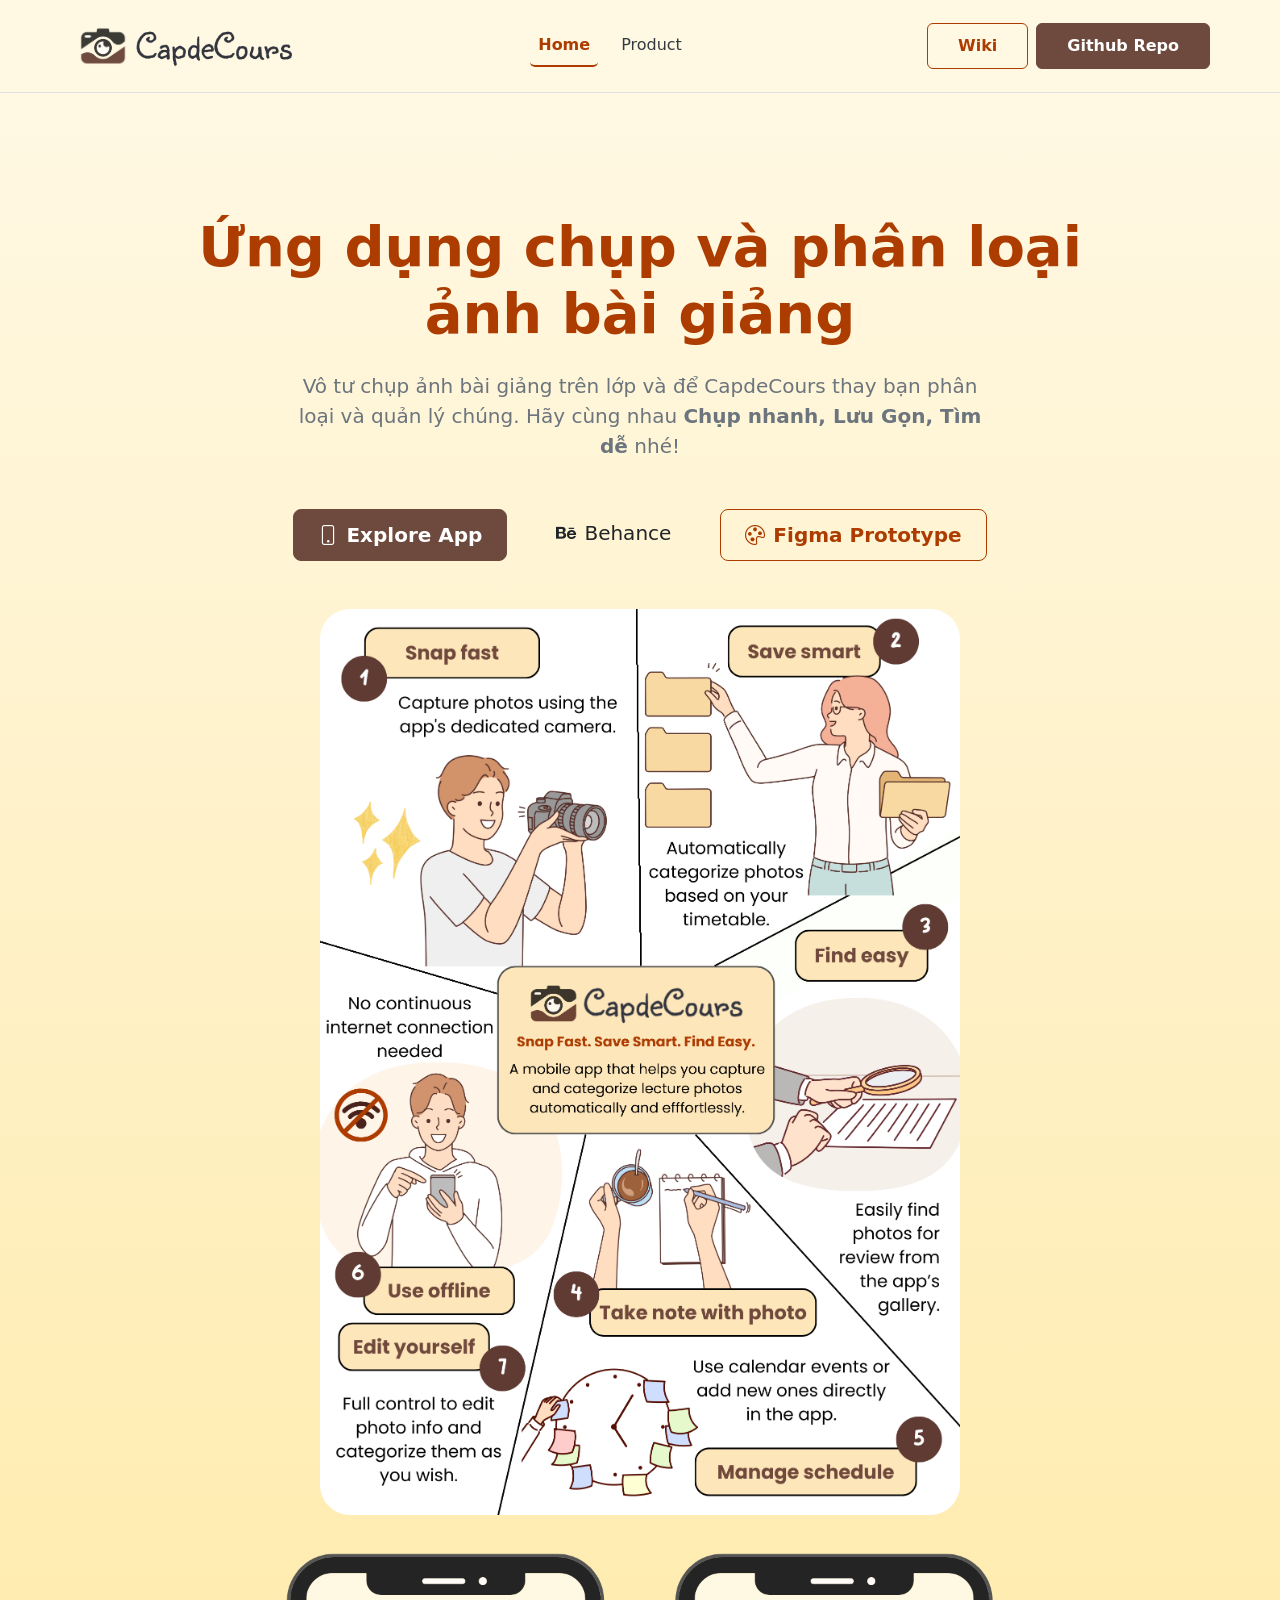
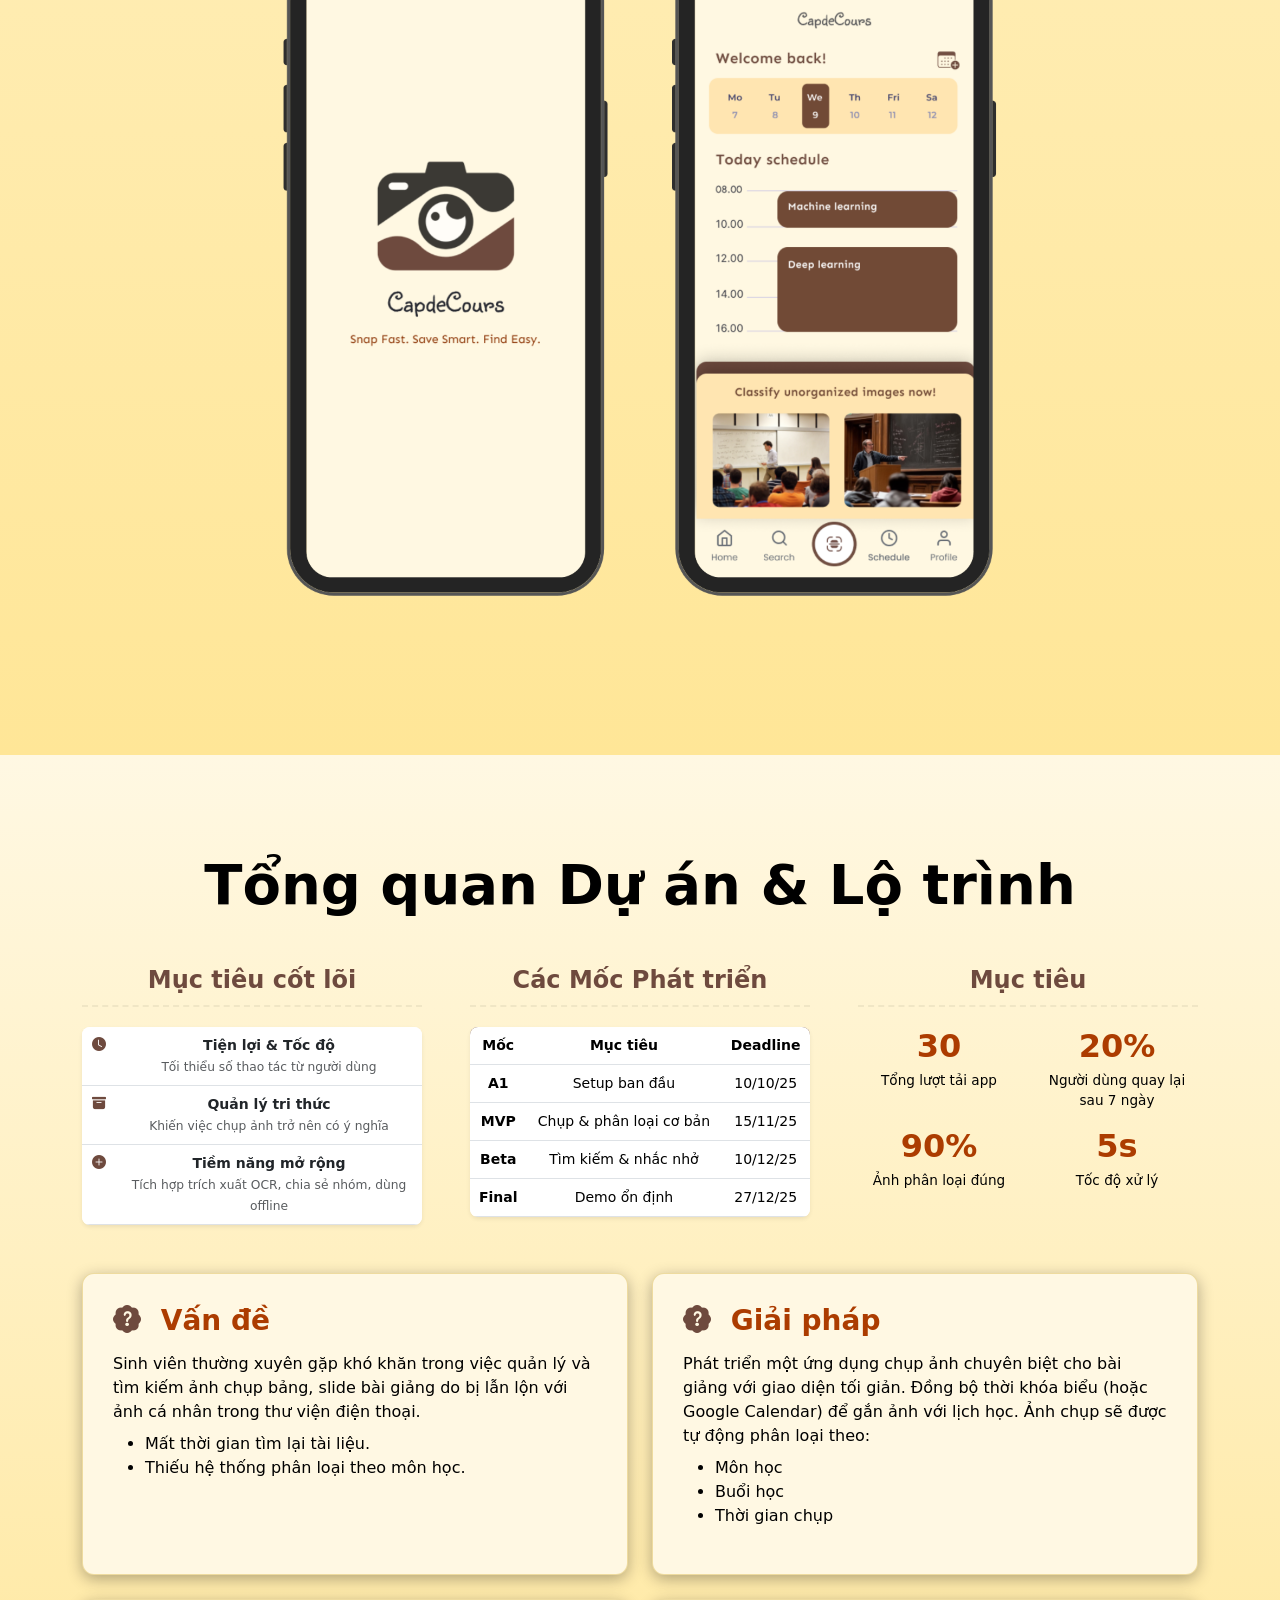
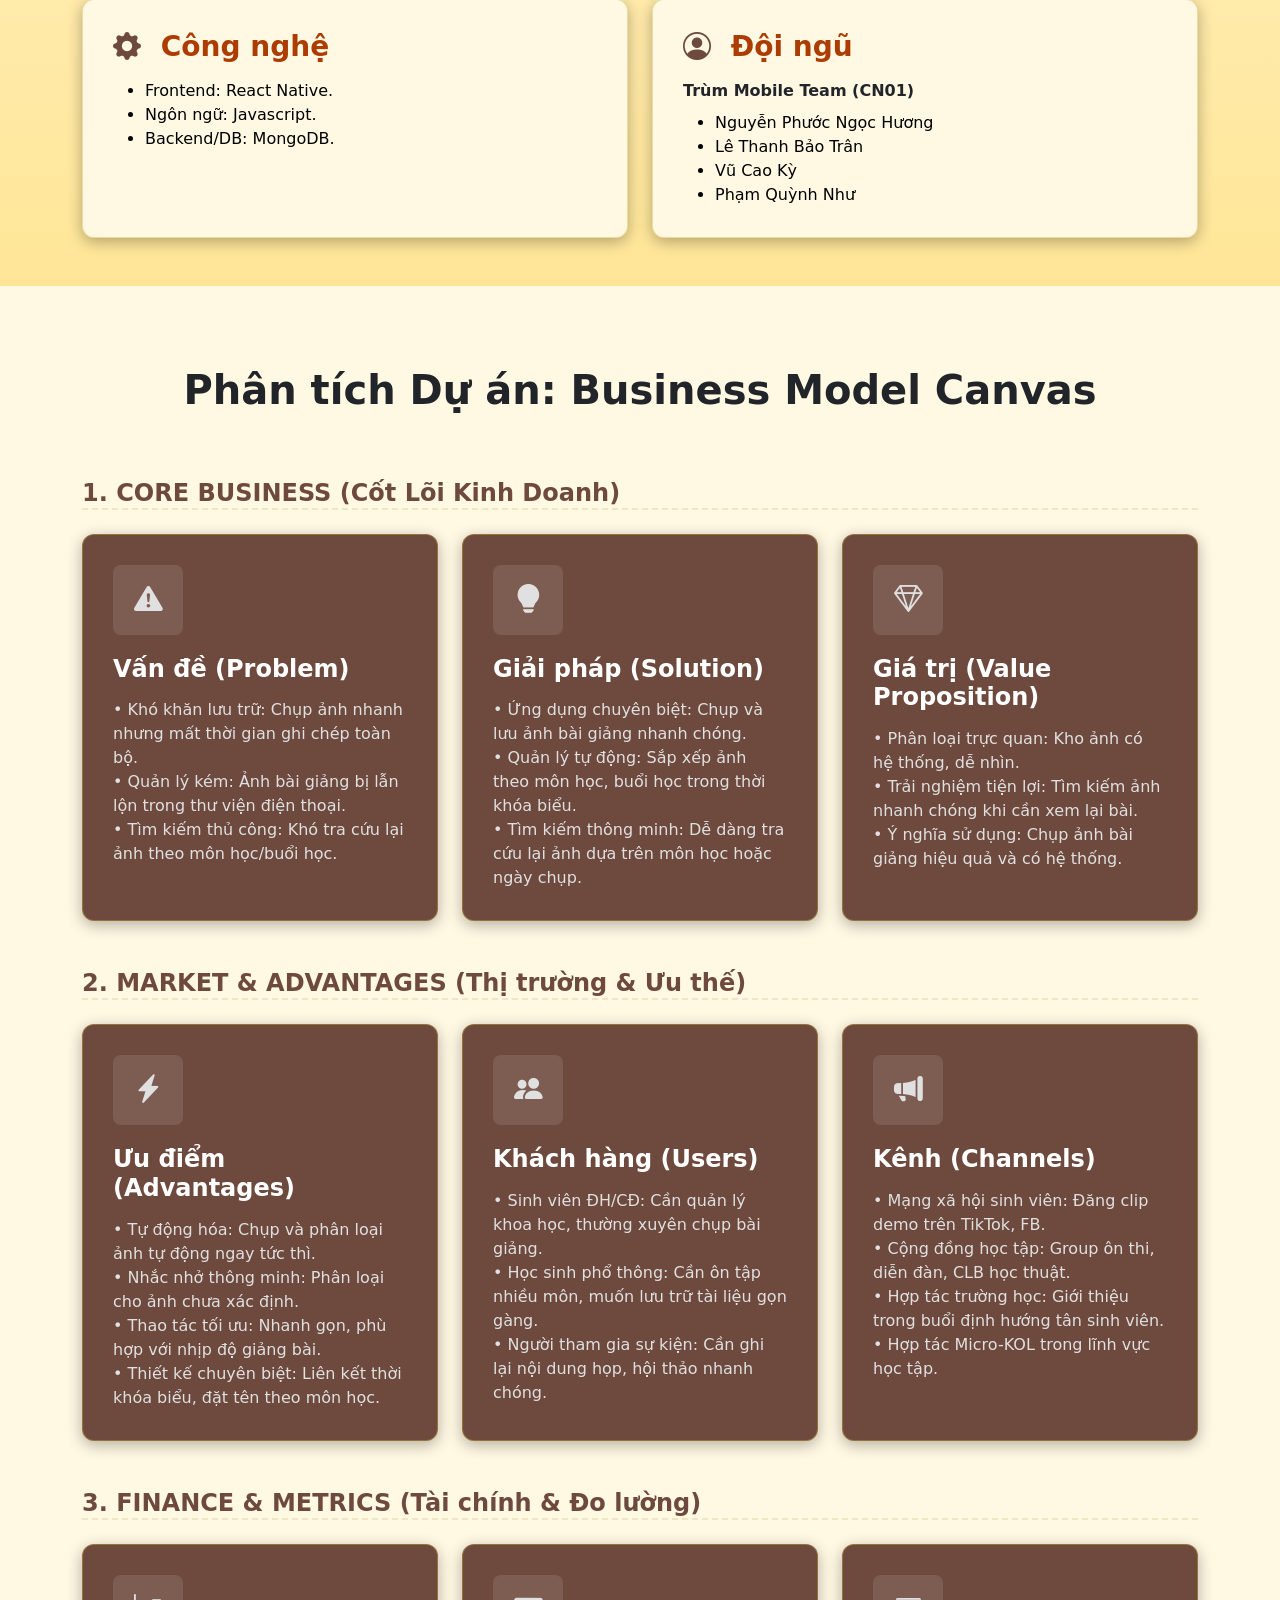
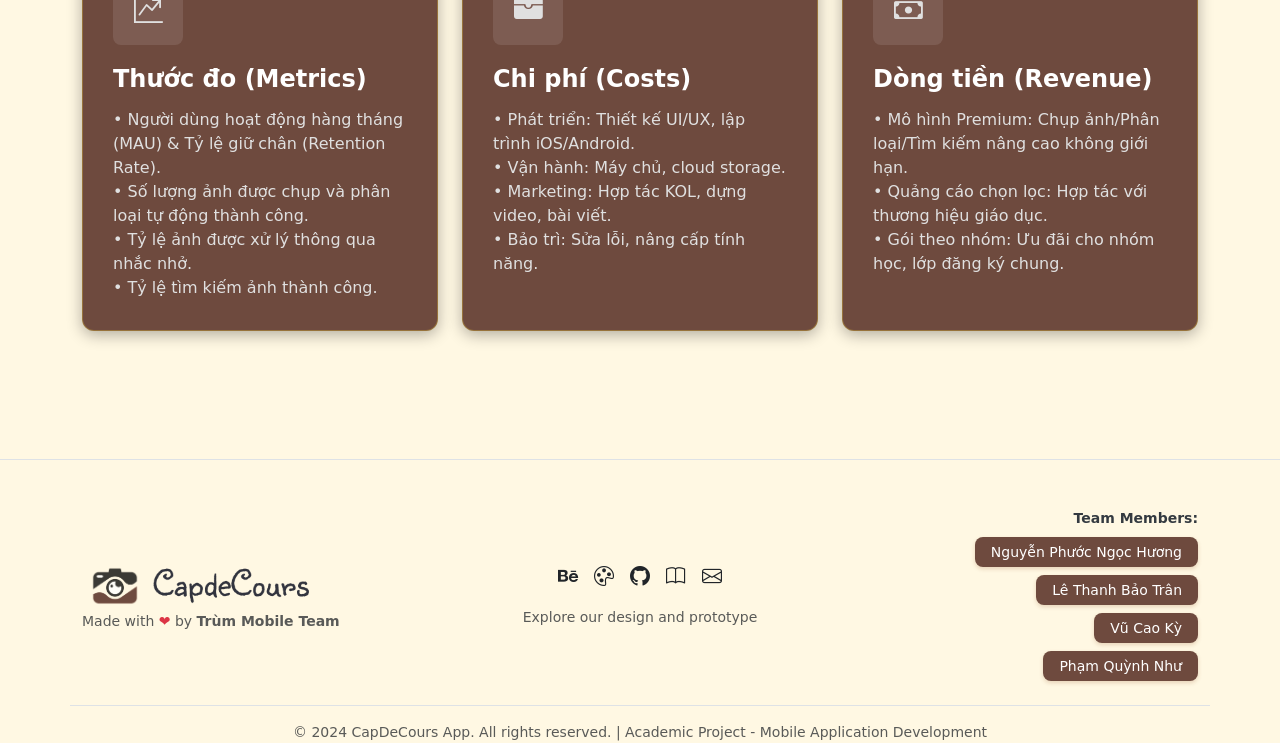
<file: index.html>
<!DOCTYPE html>
<html lang="vi" data-bs-theme="light">

<head>
    <meta charset="UTF-8" />
    <meta name="viewport" content="width=device-width, initial-scale=1.0" />
    <title>CapdeCours</title>
    <link rel="stylesheet" href="https://cdn.jsdelivr.net/npm/bootstrap-icons@1.11.3/font/bootstrap-icons.min.css" />
    <link href="https://cdn.jsdelivr.net/npm/bootstrap@5.3.3/dist/css/bootstrap.min.css" rel="stylesheet" />
    <link rel="stylesheet" href="index.css">
    <link rel="icon" href="./favicon.ico" type="image/x-icon">
</head>

<body>
    <header class="border-bottom sticky-top" style="background-color: var(--et-bg-light)">
        <nav class="navbar navbar-expand-lg container-xl py-3">
            <img src="./assests/images/logo.png" height="50" class="px-2" alt="Logo" />
            <a class="navbar-brand fw-bold fs-4" style="color: var(--et-red-color)" href="index.html">
                <img height="50" src="./assests/images/title.png" alt="title">
            </a>

            <button class="navbar-toggler" type="button" data-bs-toggle="collapse" data-bs-target="#navbarNavCollapse"
                aria-controls="navbarNavCollapse" aria-expanded="false" aria-label="Toggle navigation">
                <span class="navbar-toggler-icon"></span>
            </button>

            <div class="collapse navbar-collapse" id="navbarNavCollapse">
                <ul class="navbar-nav mx-auto et-navbar-custom">
                    <li class="nav-item">
                        <a class="nav-link active" href="index.html">Home</a>
                    </li>
                    <li class="nav-item">
                        <a class="nav-link" href="product.html">Product</a>
                    </li>
                </ul>

                <div class="d-flex align-items-center">
                    <a class="btn et-btn-secondary2 me-2"
                        href="https://github.com/cn01-trum-mobile/BTL-App-development/wiki">Wiki</a>
                    <a class="btn et-btn-primary" href="https://github.com/cn01-trum-mobile/BTL-App-development">Github
                        Repo</a>
                </div>
            </div>
        </nav>
    </header>

    <section class="hero-section">
        <div class="container-xl">
            <h1 class="hero-title mb-4">
                Ứng dụng chụp và phân loại
                <br />
                ảnh bài giảng
            </h1>
            <p class="hero-subtitle mb-5">
                Vô tư chụp ảnh bài giảng trên lớp và để CapdeCours thay bạn phân loại và quản lý chúng. Hãy cùng nhau
                <strong>Chụp nhanh, Lưu Gọn, Tìm dễ</strong>
                nhé!
            </p>

            <div class="d-grid gap-3 d-sm-flex justify-content-sm-center mb-5">
                <a class="btn et-btn-primary btn-lg px-4 me-2" href="product.html">
                    <i class="bi bi-phone me-2"></i>Explore App
                </a>
                <a class="btn btn-outline btn-lg px-4 me-2" href="https://www.behance.net/gallery/237512783/CapDeCours">
                    <i class="bi bi-behance me-2"></i>Behance
                </a>
                <a class="btn et-btn-secondary btn-lg px-4"
                    href="https://www.figma.com/proto/Lncx0U0i6Kden7p3IjR5m2/Nh%C3%B3m-Tr%C3%B9m-mobile?node-id=62811-269&p=f&t=pLhIGNHCJ3P3X5JV-1&scaling=scale-down&content-scaling=fixed&page-id=62795%3A26794&starting-point-node-id=62841%3A149&show-proto-sidebar=1">
                    <i class="bi bi-palette me-2"></i>Figma Prototype
                </a>
            </div>

        </div>
        <img src="./assests/images/app-poster.png" alt="" class="poster">
        <img src="./assests/images/home-screen.png" alt="" class="img-fluid">
    </section>


    <section id="project-summary" class="hero-section py-5" style="background-color: var(--et-light-accent);">
        <div class="container-xl">
            <h2 class="hero-title my-5 text-black">Tổng quan Dự án & Lộ trình</h2>

            <div class="row g-5">

                <div class="col-lg-4">
                    <h3 class="summary-heading">Mục tiêu cốt lõi</h3>

                    <div class="table-responsive rounded-3 shadow-sm">
                        <table class="table table-sm table-hover mb-0 small" style="background-color: white;">
                            <tbody>
                                <tr style="background-color: var(--et-light-accent);">
                                    <td class="px-2 py-2 text-center"
                                        style="width: 10%; color: var(--et-primary-color);"><i
                                            class="bi bi-clock-fill fw-bold"></i></td>
                                    <td class="px-2 py-2" style="width: 90%;">
                                        <p class="text-dark mb-0 fw-bold">Tiện lợi & Tốc độ</p>
                                        <span class="text-muted small">Tối thiểu số thao tác từ người dùng</span>
                                    </td>
                                </tr>
                                <tr style="background-color: white;">
                                    <td class="px-2 py-2 text-center" style="color: var(--et-primary-color);"><i
                                            class="bi bi-archive-fill fw-bold"></i></td>
                                    <td class="px-2 py-2">
                                        <p class="text-dark mb-0 fw-bold">Quản lý tri thức</p>
                                        <span class="text-muted small">Khiến việc chụp ảnh trở nên có ý nghĩa</span>
                                    </td>
                                </tr>
                                <tr style="background-color: var(--et-light-accent);">
                                    <td class="px-2 py-2 text-center" style="color: var(--et-primary-color);"><i
                                            class="bi bi-plus-circle-fill fw-bold"></i></td>
                                    <td class="px-2 py-2">
                                        <p class="text-dark mb-0 fw-bold">Tiềm năng mở rộng</p>
                                        <span class="text-muted small">Tích hợp trích xuất OCR, chia
                                            sẻ nhóm, dùng offline</span>
                                    </td>
                                </tr>
                            </tbody>
                        </table>
                    </div>
                </div>

                <div class="col-lg-4">
                    <h3 class="summary-heading">Các Mốc Phát triển</h3>

                    <div class="table-responsive rounded-3 shadow-sm">
                        <table class="table table-hover mb-0 small">
                            <thead class="text-white" style="background-color: var(--et-card-bg);">
                                <tr>
                                    <th scope="col" class="px-2 py-2">Mốc</th>
                                    <th scope="col" class="px-2 py-2">Mục tiêu</th>
                                    <th scope="col" class="px-2 py-2">Deadline</th>
                                </tr>
                            </thead>
                            <tbody>
                                <tr style="background-color: var(--et-light-accent);">
                                    <td class="px-2 py-2 fw-bold">A1</td>
                                    <td class="px-2 py-2">Setup ban đầu</td>
                                    <td class="px-2 py-2">10/10/25</td>
                                </tr>
                                <tr style="background-color: white;">
                                    <td class="px-2 py-2 fw-bold">MVP</td>
                                    <td class="px-2 py-2">Chụp & phân loại cơ bản</td>
                                    <td class="px-2 py-2">15/11/25</td>
                                </tr>
                                <tr style="background-color: var(--et-light-accent);">
                                    <td class="px-2 py-2 fw-bold">Beta</td>
                                    <td class="px-2 py-2">Tìm kiếm & nhắc nhở</td>
                                    <td class="px-2 py-2">10/12/25</td>
                                </tr>
                                <tr style="background-color: white;">
                                    <td class="px-2 py-2 fw-bold">Final</td>
                                    <td class="px-2 py-2">Demo ổn định</td>
                                    <td class="px-2 py-2">27/12/25</td>
                                </tr>
                            </tbody>
                        </table>
                    </div>
                </div>

                <div class="col-lg-4">
                    <h3 class="summary-heading">Mục tiêu</h3>

                    <div class="row g-3">
                        <div class="col-6">
                            <div class="metric-dark-card">
                                <div class="metric-value">30</div>
                                <div class="metric-label">Tổng lượt tải app</div>
                            </div>
                        </div>

                        <div class="col-6">
                            <div class="metric-dark-card">
                                <div class="metric-value">20%</div>
                                <div class="metric-label">Người dùng quay lại sau 7 ngày</div>
                            </div>
                        </div>

                        <div class="col-6">
                            <div class="metric-dark-card">
                                <div class="metric-value">90%</div>
                                <div class="metric-label">Ảnh phân loại đúng</div>
                            </div>
                        </div>

                        <div class="col-6">
                            <div class="metric-dark-card">
                                <div class="metric-value">5s</div>
                                <div class="metric-label">Tốc độ xử lý</div>
                            </div>
                        </div>
                    </div>

                </div>
            </div>
        </div>
        <div class="container-xl mt-5">
            <div class="row">
                <div class="col-md-6">
                    <div class="project-detail-card">
                        <h3><i class="bi bi-patch-question-fill"></i> Vấn đề</h3>
                        <p class="mb-2">
                            Sinh viên thường xuyên gặp khó khăn trong việc quản lý và tìm kiếm ảnh chụp bảng, slide
                            bài giảng do bị lẫn lộn với ảnh cá nhân trong thư viện điện thoại.
                        </p>
                        <ul class="">
                            <li>Mất thời gian tìm lại tài liệu.</li>
                            <li>Thiếu hệ thống phân loại theo môn học.</li>
                        </ul>
                    </div>
                </div>

                <div class="col-md-6">
                    <div class="project-detail-card">
                        <h3><i class="bi bi-patch-question-fill"></i> Giải pháp</h3>
                        <p class="mb-2">

                            Phát triển một ứng dụng chụp ảnh chuyên biệt cho bài giảng với giao diện tối giản.
                            Đồng bộ thời khóa biểu (hoặc Google Calendar) để gắn ảnh với lịch học.
                            Ảnh chụp sẽ được tự động phân loại theo:


                        </p>
                        <ul class="">
                            <li>Môn học
                            </li>
                            <li>Buổi học
                            </li>
                            <li>Thời gian chụp
                            </li>
                        </ul>
                    </div>
                </div>
            </div>
            <div class="row mt-4">
                <div class="col-md-6">
                    <div class="project-detail-card">
                        <h3><i class="bi bi-gear-fill"></i> Công nghệ</h3>
                        <ul class=" mb-0">
                            <li> Frontend: React Native.</li>
                            <li> Ngôn ngữ: Javascript.</li>
                            <li> Backend/DB: MongoDB.</li>
                        </ul>
                    </div>
                </div>

                <div class="col-md-6">
                    <div class="project-detail-card">
                        <h3><i class="bi bi-person-circle"></i> Đội ngũ</h3>
                        <p class="fw-bold mb-2 text-dark">Trùm Mobile Team (CN01)</p>
                        <ul class=" mb-0 ">
                            <li>Nguyễn Phước Ngọc Hương</li>
                            <li>Lê Thanh Bảo Trân</li>
                            <li>Vũ Cao Kỳ</li>
                            <li>Phạm Quỳnh Như</li>
                        </ul>
                    </div>
                </div>
            </div>
        </div>
    </section>

    <section class="content-section">
        <div class="container-xl">
            <h2 class="text-dark">Phân tích Dự án: Business Model Canvas</h2>

            <h3 class="text-start fw-bold fs-4 mb-4"
                style="color: var(--et-primary-color); border-bottom: 2px dashed #f0e6c5">
                1. CORE BUSINESS (Cốt Lõi Kinh Doanh)
            </h3>

            <div class="row g-4 mb-5">
                <div class="col-lg-4 col-md-6">
                    <div class="et-dark-card">
                        <div class="icon-placeholder"><i class="bi bi-exclamation-triangle-fill"></i></div>
                        <h3>Vấn đề (Problem)</h3>
                        <ul class="list-unstyled mb-0">
                            <li>• Khó khăn lưu trữ: Chụp ảnh nhanh nhưng mất thời gian ghi chép toàn bộ.</li>
                            <li>• Quản lý kém: Ảnh bài giảng bị lẫn lộn trong thư viện điện thoại.</li>
                            <li>• Tìm kiếm thủ công: Khó tra cứu lại ảnh theo môn học/buổi học.</li>
                        </ul>
                    </div>
                </div>
                <div class="col-lg-4 col-md-6">
                    <div class="et-dark-card">
                        <div class="icon-placeholder"><i class="bi bi-lightbulb-fill"></i></div>
                        <h3>Giải pháp (Solution)</h3>
                        <ul class="list-unstyled mb-0">
                            <li>• Ứng dụng chuyên biệt: Chụp và lưu ảnh bài giảng nhanh chóng.</li>
                            <li>• Quản lý tự động: Sắp xếp ảnh theo môn học, buổi học trong thời khóa biểu.</li>
                            <li>• Tìm kiếm thông minh: Dễ dàng tra cứu lại ảnh dựa trên môn học hoặc ngày chụp.</li>
                        </ul>
                    </div>
                </div>
                <div class="col-lg-4 col-md-6">
                    <div class="et-dark-card">
                        <div class="icon-placeholder"><i class="bi bi-gem"></i></div>
                        <h3>Giá trị (Value Proposition)</h3>
                        <ul class="list-unstyled mb-0">
                            <li>• Phân loại trực quan: Kho ảnh có hệ thống, dễ nhìn.</li>
                            <li>• Trải nghiệm tiện lợi: Tìm kiếm ảnh nhanh chóng khi cần xem lại bài.</li>
                            <li>• Ý nghĩa sử dụng: Chụp ảnh bài giảng hiệu quả và có hệ thống.</li>
                        </ul>
                    </div>
                </div>
            </div>

            <h3 class="text-start fw-bold fs-4 mb-4 mt-5"
                style="color: var(--et-primary-color); border-bottom: 2px dashed #f0e6c5">
                2. MARKET & ADVANTAGES (Thị trường & Ưu thế)
            </h3>

            <div class="row g-4 mb-5">
                <div class="col-lg-4 col-md-6">
                    <div class="et-dark-card">
                        <div class="icon-placeholder"><i class="bi bi-lightning-charge-fill"></i></div>
                        <h3>Ưu điểm (Advantages)</h3>
                        <ul class="list-unstyled mb-0">
                            <li>• Tự động hóa: Chụp và phân loại ảnh tự động ngay tức thì.</li>
                            <li>• Nhắc nhở thông minh: Phân loại cho ảnh chưa xác định.</li>
                            <li>• Thao tác tối ưu: Nhanh gọn, phù hợp với nhịp độ giảng bài.</li>
                            <li>• Thiết kế chuyên biệt: Liên kết thời khóa biểu, đặt tên theo môn học.</li>
                        </ul>
                    </div>
                </div>
                <div class="col-lg-4 col-md-6">
                    <div class="et-dark-card">
                        <div class="icon-placeholder"><i class="bi bi-people-fill"></i></div>
                        <h3>Khách hàng (Users)</h3>
                        <ul class="list-unstyled mb-0">
                            <li>• Sinh viên ĐH/CĐ: Cần quản lý khoa học, thường xuyên chụp bài giảng.</li>
                            <li>• Học sinh phổ thông: Cần ôn tập nhiều môn, muốn lưu trữ tài liệu gọn gàng.</li>
                            <li>• Người tham gia sự kiện: Cần ghi lại nội dung họp, hội thảo nhanh chóng.</li>
                        </ul>
                    </div>
                </div>
                <div class="col-lg-4 col-md-6">
                    <div class="et-dark-card">
                        <div class="icon-placeholder"><i class="bi bi-megaphone-fill"></i></div>
                        <h3>Kênh (Channels)</h3>
                        <ul class="list-unstyled mb-0">
                            <li>• Mạng xã hội sinh viên: Đăng clip demo trên TikTok, FB.</li>
                            <li>• Cộng đồng học tập: Group ôn thi, diễn đàn, CLB học thuật.</li>
                            <li>• Hợp tác trường học: Giới thiệu trong buổi định hướng tân sinh viên.</li>
                            <li>• Hợp tác Micro-KOL trong lĩnh vực học tập.</li>
                        </ul>
                    </div>
                </div>
            </div>

            <h3 class="text-start fw-bold fs-4 mb-4 mt-5"
                style="color: var(--et-primary-color); border-bottom: 2px dashed #f0e6c5">
                3. FINANCE & METRICS (Tài chính & Đo lường)
            </h3>

            <div class="row g-4">
                <div class="col-lg-4 col-md-6">
                    <div class="et-dark-card">
                        <div class="icon-placeholder"><i class="bi bi-graph-up-arrow"></i></div>
                        <h3>Thước đo (Metrics)</h3>
                        <ul class="list-unstyled mb-0">
                            <li>• Người dùng hoạt động hàng tháng (MAU) & Tỷ lệ giữ chân (Retention Rate).</li>
                            <li>• Số lượng ảnh được chụp và phân loại tự động thành công.</li>
                            <li>• Tỷ lệ ảnh được xử lý thông qua nhắc nhở.</li>
                            <li>• Tỷ lệ tìm kiếm ảnh thành công.</li>
                        </ul>
                    </div>
                </div>
                <div class="col-lg-4 col-md-6">
                    <div class="et-dark-card">
                        <div class="icon-placeholder"><i class="bi bi-wallet-fill"></i></div>
                        <h3>Chi phí (Costs)</h3>
                        <ul class="list-unstyled mb-0">
                            <li>• Phát triển: Thiết kế UI/UX, lập trình iOS/Android.</li>
                            <li>• Vận hành: Máy chủ, cloud storage.</li>
                            <li>• Marketing: Hợp tác KOL, dựng video, bài viết.</li>
                            <li>• Bảo trì: Sửa lỗi, nâng cấp tính năng.</li>
                        </ul>
                    </div>
                </div>
                <div class="col-lg-4 col-md-6">
                    <div class="et-dark-card">
                        <div class="icon-placeholder"><i class="bi bi-cash-stack"></i></div>
                        <h3>Dòng tiền (Revenue)</h3>
                        <ul class="list-unstyled mb-0">
                            <li>• Mô hình Premium: Chụp ảnh/Phân loại/Tìm kiếm nâng cao không giới hạn.</li>
                            <li>• Quảng cáo chọn lọc: Hợp tác với thương hiệu giáo dục.</li>
                            <li>• Gói theo nhóm: Ưu đãi cho nhóm học, lớp đăng ký chung.</li>
                        </ul>
                    </div>
                </div>
            </div>
        </div>
        </div>
    </section>
    <footer class="mt-5 pt-5 border-top">
        <div class="container">
            <!-- Main footer content -->
            <div class="row align-items-center">
                <!-- Logo/Team info -->
                <div class="col-md-4 text-center text-md-start mb-4 mb-md-0">
                    <img src="./assests/images/logo.png" height="50" class="px-2" alt="Logo">
                    <a class="navbar-brand fw-bold fs-4" style="color: var(--et-red-color);" href="index.html">
                        <img height="50" src="./assests/images/title.png" alt="title">
                    </a>
                    <p class="small text-muted mb-0">
                        Made with <span class="text-danger">❤️</span> by <strong>Trùm Mobile Team</strong>
                    </p>
                </div>

                <!-- Social & Project Links -->
                <div class="col-md-4 text-center mb-4 mb-md-0">
                    <div class="d-flex justify-content-center gap-3 mb-3">
                        <!-- Behance -->
                        <a href="https://www.behance.net/gallery/237512783/CapDeCours" class="text-dark fs-5"
                            target="_blank" title="Behance Portfolio">
                            <i class="bi bi-behance"></i>
                        </a>
                        <!-- Figma -->
                        <a href="https://www.figma.com/proto/Lncx0U0i6Kden7p3IjR5m2/Nh%C3%B3m-Tr%C3%B9m-mobile?node-id=62811-269&p=f&t=pLhIGNHCJ3P3X5JV-1&scaling=scale-down&content-scaling=fixed&page-id=62795%3A26794&starting-point-node-id=62841%3A149&show-proto-sidebar=1"
                            class="text-dark fs-5" target="_blank" title="Figma Prototype">
                            <i class="bi bi-palette"></i>
                        </a>
                        <!-- GitHub -->
                        <a href="https://github.com/cn01-trum-mobile" class="text-dark fs-5" target="_blank"
                            title="GitHub Repository">
                            <i class="bi bi-github"></i>
                        </a>
                        <!-- Documentation -->
                        <a href="https://github.com/cn01-trum-mobile/BTL-App-development/wiki" class="text-dark fs-5"
                            target="_blank" title="Documentation">
                            <i class="bi bi-book"></i>
                        </a>
                        <!-- Contact -->
                        <a href="#" class="text-dark fs-5" data-bs-toggle="modal" data-bs-target="#contactModal"
                            title="Contact Us">
                            <i class="bi bi-envelope"></i>
                        </a>
                    </div>
                    <p class="small text-muted mb-0">Explore our design and prototype</p>
                </div>

                <!-- Team Members -->
                <div class="col-md-4 text-center text-md-end">
                    <p class="small mb-2"><strong>Team Members:</strong></p>
                    <div class="d-flex flex-column gap-2">
                        <a href="https://github.com/MinaNguyen17" class="badge badge-member align-self-end"
                            target="_blank">
                            Nguyễn Phước Ngọc Hương
                        </a>
                        <a href="https://github.com/LTB122" class="badge badge-member align-self-end" target="_blank">
                            Lê Thanh Bảo Trân
                        </a>
                        <a href="https://github.com/vck2004" class="badge badge-member align-self-end" target="_blank">
                            Vũ Cao Kỳ
                        </a>
                        <a href="https://github.com/KKwenNhuuuuu" class="badge badge-member align-self-end"
                            target="_blank">
                            Phạm Quỳnh Như
                        </a>
                    </div>
                </div>
            </div>

            <!-- Copyright -->
            <div class="row mt-4 pt-3 border-top">
                <div class="col-12 text-center">
                    <p class="small text-muted mb-0">
                        © 2024 CapDeCours App. All rights reserved. | Academic Project - Mobile Application Development
                    </p>
                </div>
            </div>
        </div>
    </footer>

    <!-- Contact Modal -->
    <div class="modal fade" id="contactModal" tabindex="-1" aria-hidden="true">
        <div class="modal-dialog modal-dialog-centered">
            <div class="modal-content">
                <div class="modal-header">
                    <h5 class="modal-title">📬 Contact Our Team</h5>
                    <button type="button" class="btn-close" data-bs-dismiss="modal"></button>
                </div>
                <div class="modal-body">
                    <div class="mb-3">
                        <h6>Project Links:</h6>
                        <ul class="list-unstyled">
                            <li class="mb-2">
                                <i class="bi bi-behance me-2"></i>
                                <a href="https://www.behance.net/gallery/237512783/CapDeCours" target="_blank">
                                    Behance Portfolio
                                </a>
                            </li>
                            <li class="mb-2">
                                <i class="bi bi-palette me-2"></i>
                                <a href="https://www.figma.com/proto/Lncx0U0i6Kden7p3IjR5m2/Nh%C3%B3m-Tr%C3%B9m-mobile?node-id=62811-269&p=f&t=pLhIGNHCJ3P3X5JV-1&scaling=scale-down&content-scaling=fixed&page-id=62795%3A26794&starting-point-node-id=62841%3A149&show-proto-sidebar=1"
                                    target="_blank">
                                    Figma Prototype
                                </a>
                            </li>
                            <li class="mb-2">
                                <i class="bi bi-github me-2"></i>
                                <a href="https://github.com/cn01-trum-mobile" target="_blank">
                                    GitHub Repository
                                </a>
                            </li>
                            <li>
                                <i class="bi bi-book me-2"></i>
                                <a href="https://github.com/cn01-trum-mobile/BTL-App-development/wiki" target="_blank">
                                    Project Documentation
                                </a>
                            </li>
                        </ul>
                    </div>
                    <div>
                        <h6>Contact via GitHub:</h6>
                        <p class="small text-muted mb-0">
                            Reach out to any team member through their GitHub profiles above.
                        </p>
                    </div>
                </div>
                <div class="modal-footer">
                    <button type="button" class="btn btn-secondary btn-sm" data-bs-dismiss="modal">Close</button>
                </div>
            </div>
        </div>
    </div>


    <script src="https://cdn.jsdelivr.net/npm/bootstrap@5.3.3/dist/js/bootstrap.bundle.min.js"></script>
    <script src="script.js"></script>
</body>

<script src="https://cdn.jsdelivr.net/npm/bootstrap@5.3.3/dist/js/bootstrap.bundle.min.js"></script>
<script src="script.js"></script>
</body>

</html>
</file>
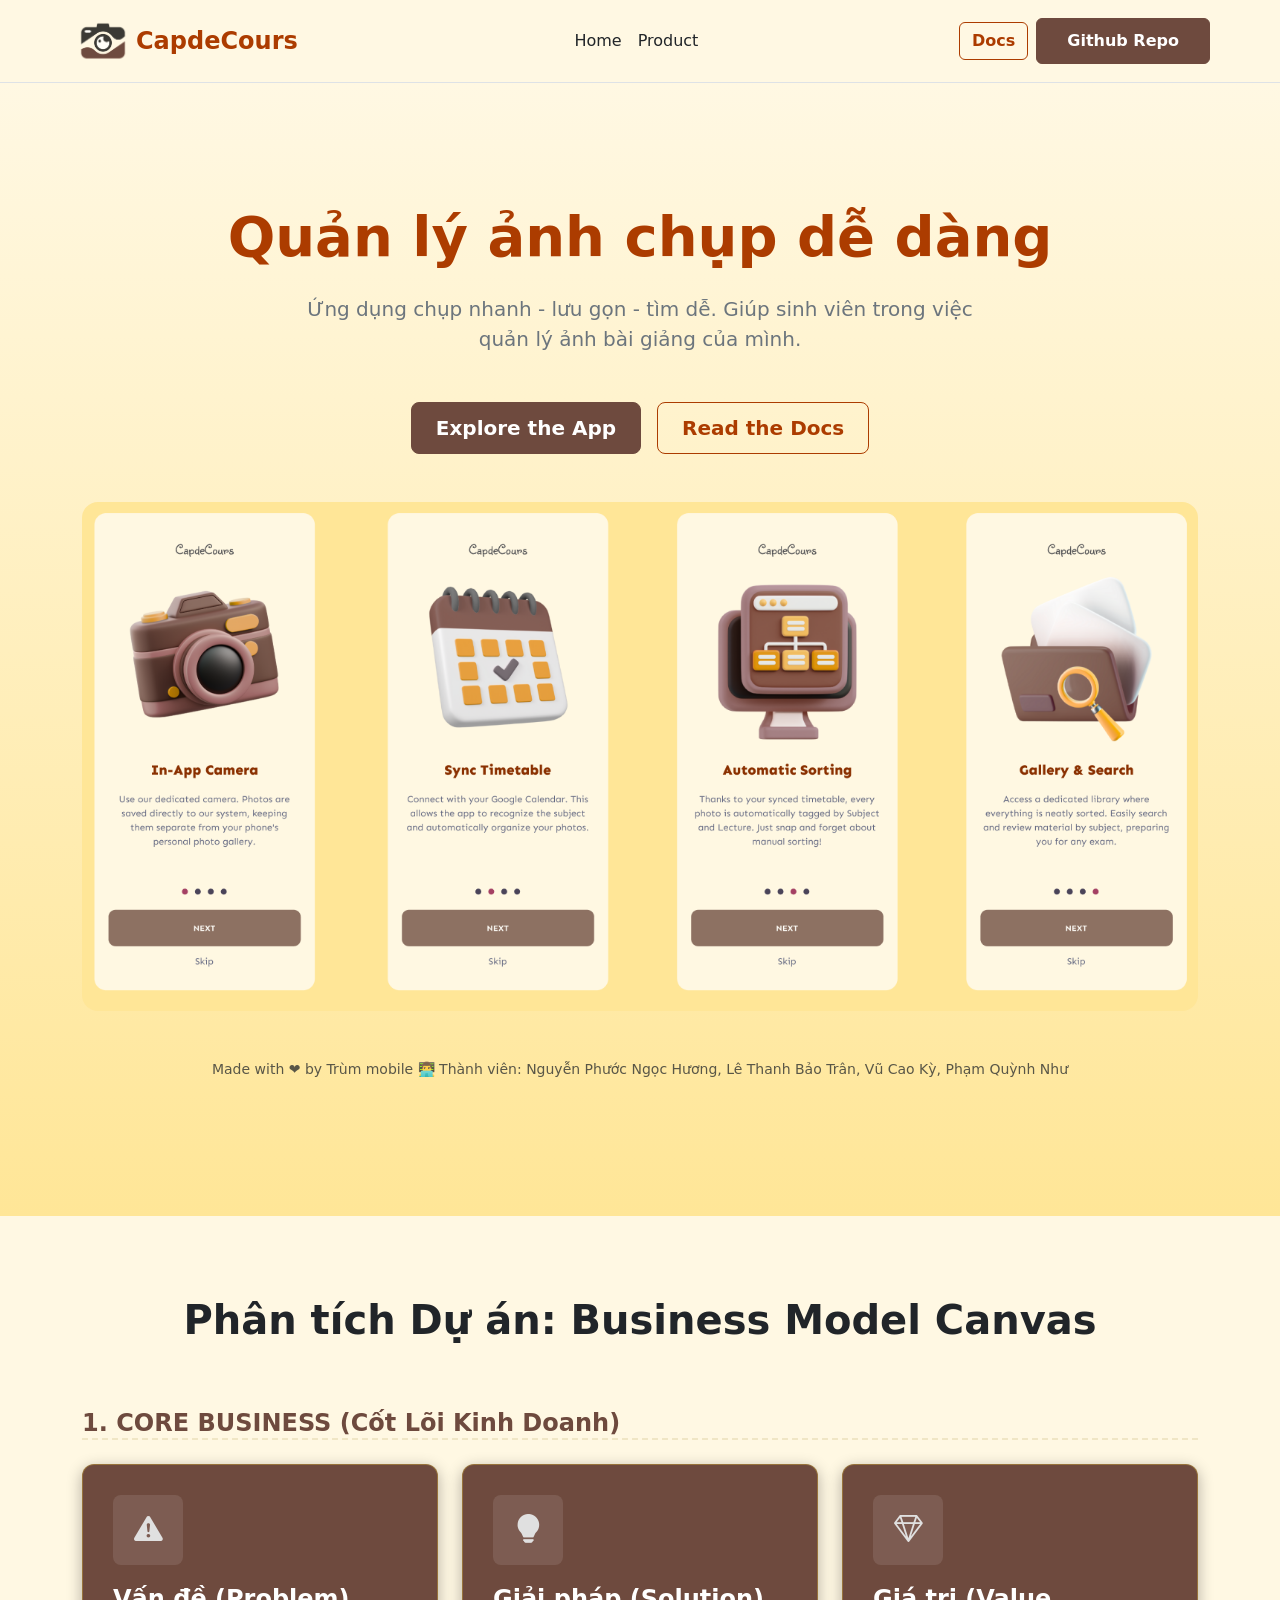
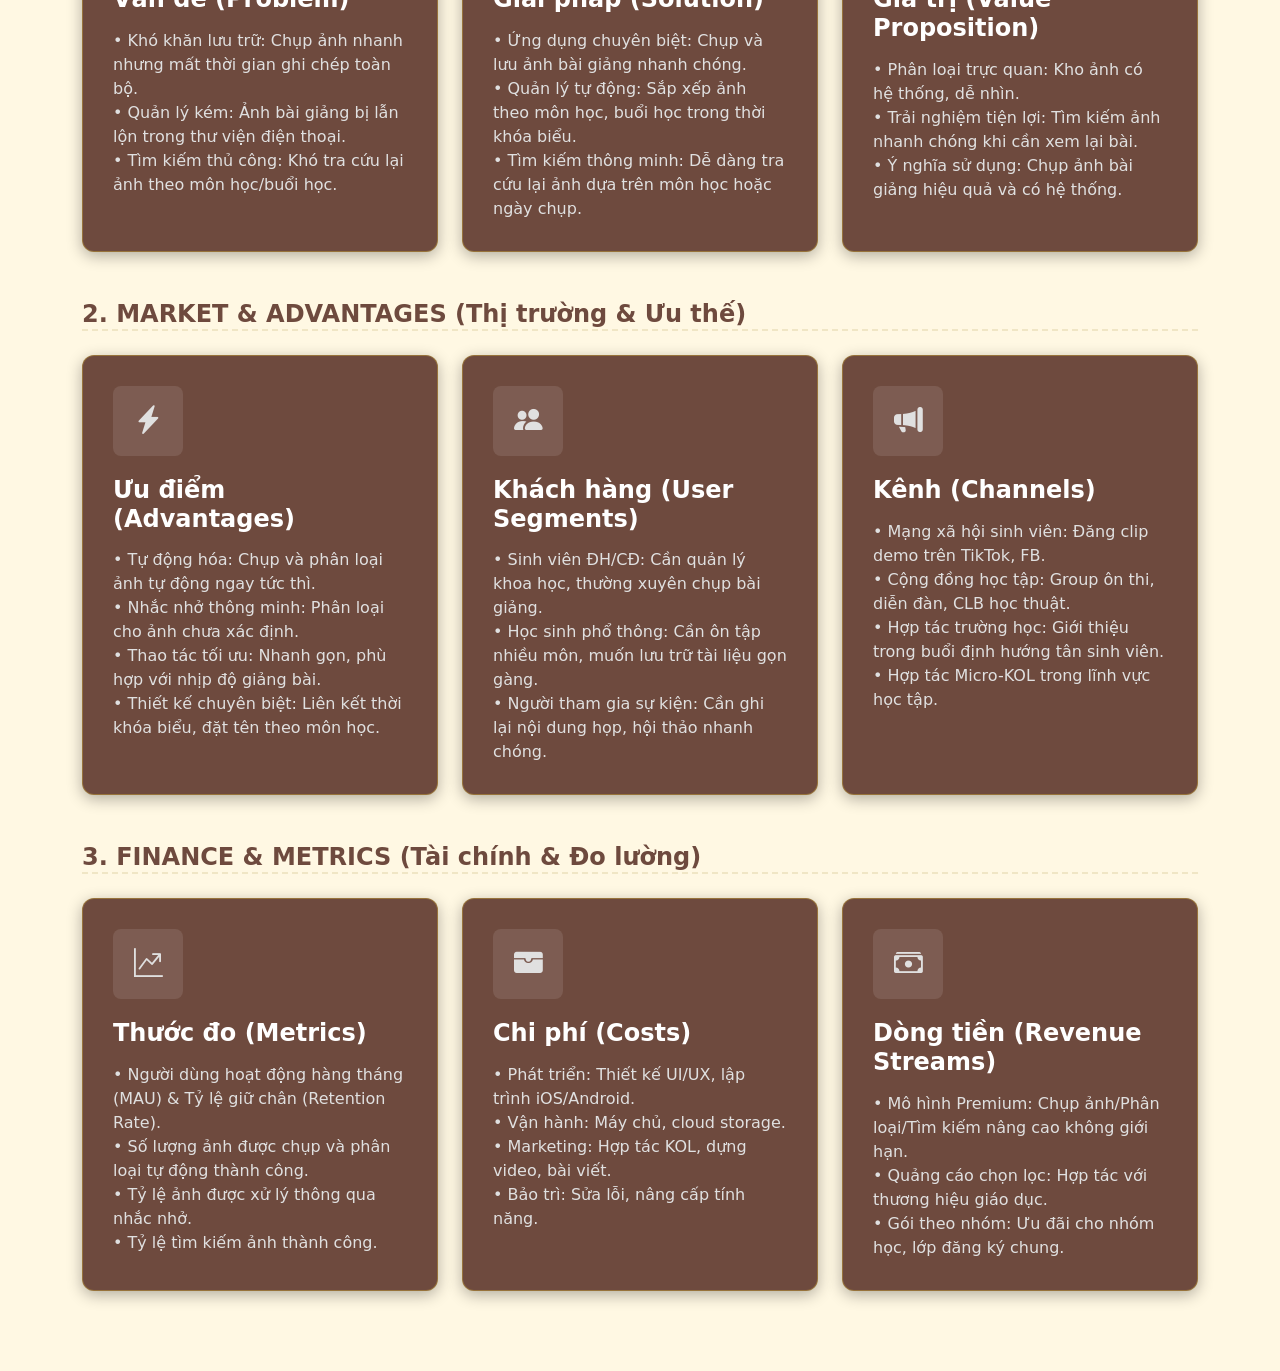
<file: pages/index.html>
<!DOCTYPE html>
<html lang="vi" data-bs-theme="light">

<head>
    <meta charset="UTF-8">
    <meta name="viewport" content="width=device-width, initial-scale=1.0">
    <title>CapdeCours</title>
    <link rel="stylesheet" href="https://cdn.jsdelivr.net/npm/bootstrap-icons@1.11.3/font/bootstrap-icons.min.css">
    <link href="https://cdn.jsdelivr.net/npm/bootstrap@5.3.3/dist/css/bootstrap.min.css" rel="stylesheet">
    <style>
        /* CSS TÙY CHỈNH VÀ BỘ MÀU MỚI */
        :root {
            --et-card-bg: #6E4A3E;
            /* Nền Card Đậm (Màu nhấn chính) */
            --et-bg-light: #FFF8E3;
            /* Nền Chính (Trắng kem) */
            --et-text-dark: #343a40;
            /* Màu chữ mặc định trên nền sáng */
            --et-accent-text: #E0E0E0;
            /* Màu chữ trên nền card đậm */
            --et-primary-color: #6E4A3E;
            /* Màu cho nút và tiêu đề nổi bật */
            --et-border-color: #e0e0e0;
            /* Màu viền trên nền sáng */
            --et-red-color: #AC3C00;
        }

        body {
            background-color: var(--et-bg-light) !important;
            color: var(--et-text-dark) !important;
        }

        /* 1. HEADER & HERO SECTION (Tương tự ảnh 1) */
        .hero-section {
            /* Đã thay đổi điểm bắt đầu gradient từ #FFE697 và điểm kết thúc là màu nền chính */
            background: linear-gradient(0deg, #FFE697 0%, var(--et-bg-light) 100%);
            padding: 120px 0;
            text-align: center;
        }

        .hero-title {
            font-size: 3.5rem;
            font-weight: 800;
            color: var(--et-red-color);
        }

        .hero-subtitle {
            font-size: 1.25rem;
            color: #6c757d;
            max-width: 700px;
            margin: 0 auto 30px;
        }

        .et-btn-primary {
            background-color: var(--et-primary-color) !important;
            border-color: var(--et-primary-color) !important;
            color: #ffffff !important;
            font-weight: bold;
            padding: 10px 30px;
        }

        .et-btn-secondary {
            border-color: var(--et-red-color) !important;
            color: var(--et-red-color) !important;
            font-weight: bold;
            padding: 10px 30px;
        }

        .et-btn-secondary:hover {
            background-color: var(--et-red-color) !important;
            color: #ffffff !important;
        }

        .et-btn-secondary2 {
            border-color: var(--et-red-color) !important;
            color: var(--et-red-color) !important;
            font-weight: bold;
        }

        .et-btn-secondary2:hover {
            background-color: var(--et-red-color) !important;
            color: #ffffff !important;
        }

        /* 2. CONTENT SECTION (Tương tự ảnh 2) */
        .content-section {
            background-color: var(--et-bg-light);
            padding: 80px 0;
            text-align: center;
        }

        .content-section h2 {
            font-size: 2.5rem;
            font-weight: 800;
            margin-bottom: 50px;
        }

        .content-section h2 {
            /* Thêm đường phân cách màu nhấn phụ */
            border-bottom: 3px solid var(--et-accent-secondary);
            padding-bottom: 15px;
        }

        .et-dark-card {
            background-color: var(--et-card-bg);
            border: 1px solid rgba(212, 175, 55, 0.4);
            /* Border Vàng Đồng nhạt */
            border-radius: 12px;
            padding: 30px;
            text-align: left;
            height: 100%;
            color: var(--et-accent-text);

            /* Đổ bóng nhẹ và hiệu ứng chuyển động */
            box-shadow: 0 4px 15px rgba(0, 0, 0, 0.3);
            transition: transform 0.3s ease, box-shadow 0.3s ease;
        }

        .et-dark-card:hover {
            /* Nâng card nhẹ lên khi di chuột */
            transform: translateY(-5px);
            /* Tăng cường đổ bóng */
            box-shadow: 0 10px 30px rgba(0, 0, 0, 0.5);
            /* Có thể làm sáng nhẹ nền card */
            background-color: #552117;
            /* Màu đậm hơn một chút */
        }

        .et-btn-primary:hover {
            /* Nâng card nhẹ lên khi di chuột */
            transform: translateY(-3px);
            /* Tăng cường đổ bóng */
            box-shadow: 0 5px 10px rgba(0, 0, 0, 0.1);
            /* Có thể làm sáng nhẹ nền card */
            background-color: #552117;
            /* Màu đậm hơn một chút */
        }

        .et-dark-card h3 {
            font-size: 1.5rem;
            font-weight: 700;
            margin-bottom: 15px;
            color: #ffffff;
            /* Tiêu đề trắng */
        }

        .et-dark-card p {
            color: var(--et-accent-text);
        }

        .icon-placeholder {
            width: 70px;
            height: 70px;
            background-color: rgba(255, 255, 255, 0.1);
            /* Icon nhạt */
            border-radius: 8px;
            margin-bottom: 20px;
            display: flex;
            align-items: center;
            justify-content: center;
            color: #ffffff;
            background-color: rgba(255, 255, 255, 0.1);
            color: var(--et-accent-secondary);
            /* Icon màu Vàng Đồng */
            font-size: 1.8rem;
            /* Tăng kích thước icon lên một chút */
        }
    </style>
</head>

<body>

    <header class="border-bottom sticky-top" style="background-color: var(--et-bg-light);">
        <nav class="navbar navbar-expand-lg container-xl py-3">
            <img src="./assests/images/logo.png" height="50" class="px-2" alt="Logo">
            <a class="navbar-brand fw-bold fs-4" style="color: var(--et-red-color);" href="index.html">CapdeCours</a>
            <div class="collapse navbar-collapse">
                <ul class="navbar-nav mx-auto">
                    <li class="nav-item"><a class="nav-link text-dark" href="index.html">Home</a></li>
                    <li class="nav-item"><a class="nav-link text-dark" href="product.html">Product</a></li>
                    <!-- <li class="nav-item"><a class="nav-link text-dark" href="#">Solutions</a></li> -->
                </ul>
                <div class="d-flex align-items-center">
                    <a class="btn et-btn-secondary2 me-2"
                        href="https://github.com/cn01-trum-mobile/BTL-App-development/wiki">Docs</a>
                    <a class="btn et-btn-primary" href="https://github.com/cn01-trum-mobile/BTL-App-development">Github
                        Repo</a>
                </div>
            </div>
        </nav>
    </header>

    <section class="hero-section">
        <div class="container-xl">
            <h1 class="hero-title mb-4">Quản lý ảnh chụp dễ dàng</h1>
            <p class="hero-subtitle mb-5">
                Ứng dụng chụp nhanh - lưu gọn - tìm dễ. Giúp sinh viên trong việc quản lý ảnh bài giảng của mình.
            </p>
            <div class="d-grid gap-3 d-sm-flex justify-content-sm-center mb-5">
                <a class="btn et-btn-primary btn-lg px-4" href="product.html">Explore the App</a>
                <a class="btn et-btn-secondary btn-lg px-4"
                    href="https://github.com/cn01-trum-mobile/BTL-App-development/wiki">Read the Docs</a>
            </div>

            <div class="my-5 rounded-4 overflow-hidden">
                <img src="./assests/images/onboarding.png" alt="Onboarding Image" class="img-fluid">
            </div>

            <div class="text-center mt-4">
                <p class="small text-muted"> Made with ❤️ by Trùm mobile 👨‍💻 Thành viên: Nguyễn Phước Ngọc Hương, Lê
                    Thanh Bảo Trân, Vũ Cao Kỳ, Phạm Quỳnh Như</p>
            </div>
        </div>
    </section>

    <section class="content-section">
        <div class="container-xl">
            <h2 class="text-dark">Phân tích Dự án: Business Model Canvas</h2>

            <h3 class="text-start fw-bold fs-4 mb-4"
                style="color: var(--et-primary-color); border-bottom: 2px dashed #f0e6c5;">1. CORE BUSINESS (Cốt Lõi
                Kinh Doanh)</h3>

            <div class="row g-4 mb-5">

                <div class="col-lg-4 col-md-6">
                    <div class="et-dark-card">
                        <div class="icon-placeholder"><i class="bi bi-exclamation-triangle-fill"></i></div>
                        <h3>Vấn đề (Problem)</h3>
                        <ul class="list-unstyled mb-0">
                            <li>• Khó khăn lưu trữ: Chụp ảnh nhanh nhưng mất thời gian ghi chép toàn bộ.</li>
                            <li>• Quản lý kém: Ảnh bài giảng bị lẫn lộn trong thư viện điện thoại.</li>
                            <li>• Tìm kiếm thủ công: Khó tra cứu lại ảnh theo môn học/buổi học.</li>
                        </ul>
                    </div>
                </div>
                <div class="col-lg-4 col-md-6">
                    <div class="et-dark-card">
                        <div class="icon-placeholder"><i class="bi bi-lightbulb-fill"></i></div>
                        <h3>Giải pháp (Solution)</h3>
                        <ul class="list-unstyled mb-0">
                            <li>• Ứng dụng chuyên biệt: Chụp và lưu ảnh bài giảng nhanh chóng.</li>
                            <li>• Quản lý tự động: Sắp xếp ảnh theo môn học, buổi học trong thời khóa biểu.</li>
                            <li>• Tìm kiếm thông minh: Dễ dàng tra cứu lại ảnh dựa trên môn học hoặc ngày chụp.</li>
                        </ul>
                    </div>
                </div>
                <div class="col-lg-4 col-md-6">
                    <div class="et-dark-card">
                        <div class="icon-placeholder"><i class="bi bi-gem"></i></div>
                        <h3>Giá trị (Value Proposition)</h3>
                        <ul class="list-unstyled mb-0">
                            <li>• Phân loại trực quan: Kho ảnh có hệ thống, dễ nhìn.</li>
                            <li>• Trải nghiệm tiện lợi: Tìm kiếm ảnh nhanh chóng khi cần xem lại bài.</li>
                            <li>• Ý nghĩa sử dụng: Chụp ảnh bài giảng hiệu quả và có hệ thống.</li>
                        </ul>
                    </div>
                </div>
            </div>

            <h3 class="text-start fw-bold fs-4 mb-4 mt-5"
                style="color: var(--et-primary-color); border-bottom: 2px dashed #f0e6c5;">2. MARKET & ADVANTAGES (Thị
                trường & Ưu thế)</h3>

            <div class="row g-4 mb-5">
                <div class="col-lg-4 col-md-6">
                    <div class="et-dark-card">
                        <div class="icon-placeholder"><i class="bi bi-lightning-charge-fill"></i></div>
                        <h3>Ưu điểm (Advantages)</h3>
                        <ul class="list-unstyled mb-0">
                            <li>• Tự động hóa: Chụp và phân loại ảnh tự động ngay tức thì.</li>
                            <li>• Nhắc nhở thông minh: Phân loại cho ảnh chưa xác định.</li>
                            <li>• Thao tác tối ưu: Nhanh gọn, phù hợp với nhịp độ giảng bài.</li>
                            <li>• Thiết kế chuyên biệt: Liên kết thời khóa biểu, đặt tên theo môn học.</li>
                        </ul>
                    </div>
                </div>
                <div class="col-lg-4 col-md-6">
                    <div class="et-dark-card">
                        <div class="icon-placeholder"><i class="bi bi-people-fill"></i></div>
                        <h3>Khách hàng (User Segments)</h3>
                        <ul class="list-unstyled mb-0">
                            <li>• Sinh viên ĐH/CĐ: Cần quản lý khoa học, thường xuyên chụp bài giảng.</li>
                            <li>• Học sinh phổ thông: Cần ôn tập nhiều môn, muốn lưu trữ tài liệu gọn gàng.</li>
                            <li>• Người tham gia sự kiện: Cần ghi lại nội dung họp, hội thảo nhanh chóng.</li>
                        </ul>
                    </div>
                </div>
                <div class="col-lg-4 col-md-6">
                    <div class="et-dark-card">
                        <div class="icon-placeholder"><i class="bi bi-megaphone-fill"></i></div>
                        <h3>Kênh (Channels)</h3>
                        <ul class="list-unstyled mb-0">
                            <li>• Mạng xã hội sinh viên: Đăng clip demo trên TikTok, FB.</li>
                            <li>• Cộng đồng học tập: Group ôn thi, diễn đàn, CLB học thuật.</li>
                            <li>• Hợp tác trường học: Giới thiệu trong buổi định hướng tân sinh viên.</li>
                            <li>• Hợp tác Micro-KOL trong lĩnh vực học tập.</li>
                        </ul>
                    </div>
                </div>
            </div>

            <h3 class="text-start fw-bold fs-4 mb-4 mt-5"
                style="color: var(--et-primary-color); border-bottom: 2px dashed #f0e6c5;">3. FINANCE & METRICS (Tài
                chính & Đo lường)</h3>

            <div class="row g-4">
                <div class="col-lg-4 col-md-6">
                    <div class="et-dark-card">
                        <div class="icon-placeholder"><i class="bi bi-graph-up-arrow"></i></div>
                        <h3>Thước đo (Metrics)</h3>
                        <ul class="list-unstyled mb-0">
                            <li>• Người dùng hoạt động hàng tháng (MAU) & Tỷ lệ giữ chân (Retention Rate).</li>
                            <li>• Số lượng ảnh được chụp và phân loại tự động thành công.</li>
                            <li>• Tỷ lệ ảnh được xử lý thông qua nhắc nhở.</li>
                            <li>• Tỷ lệ tìm kiếm ảnh thành công.</li>
                        </ul>
                    </div>
                </div>
                <div class="col-lg-4 col-md-6">
                    <div class="et-dark-card">
                        <div class="icon-placeholder"><i class="bi bi-wallet-fill"></i></div>
                        <h3>Chi phí (Costs)</h3>
                        <ul class="list-unstyled mb-0">
                            <li>• Phát triển: Thiết kế UI/UX, lập trình iOS/Android.</li>
                            <li>• Vận hành: Máy chủ, cloud storage.</li>
                            <li>• Marketing: Hợp tác KOL, dựng video, bài viết.</li>
                            <li>• Bảo trì: Sửa lỗi, nâng cấp tính năng.</li>
                        </ul>
                    </div>
                </div>
                <div class="col-lg-4 col-md-6">
                    <div class="et-dark-card">
                        <div class="icon-placeholder"><i class="bi bi-cash-stack"></i></div>
                        <h3>Dòng tiền (Revenue Streams)</h3>
                        <ul class="list-unstyled mb-0">
                            <li>• Mô hình Premium: Chụp ảnh/Phân loại/Tìm kiếm nâng cao không giới hạn.</li>
                            <li>• Quảng cáo chọn lọc: Hợp tác với thương hiệu giáo dục.</li>
                            <li>• Gói theo nhóm: Ưu đãi cho nhóm học, lớp đăng ký chung.</li>
                        </ul>
                    </div>
                </div>

            </div>
        </div>
    </section>

    <script src="https://cdn.jsdelivr.net/npm/bootstrap@5.3.3/dist/js/bootstrap.bundle.min.js"></script>
    <script src="script.js"></script>
</body>

</html>
</file>
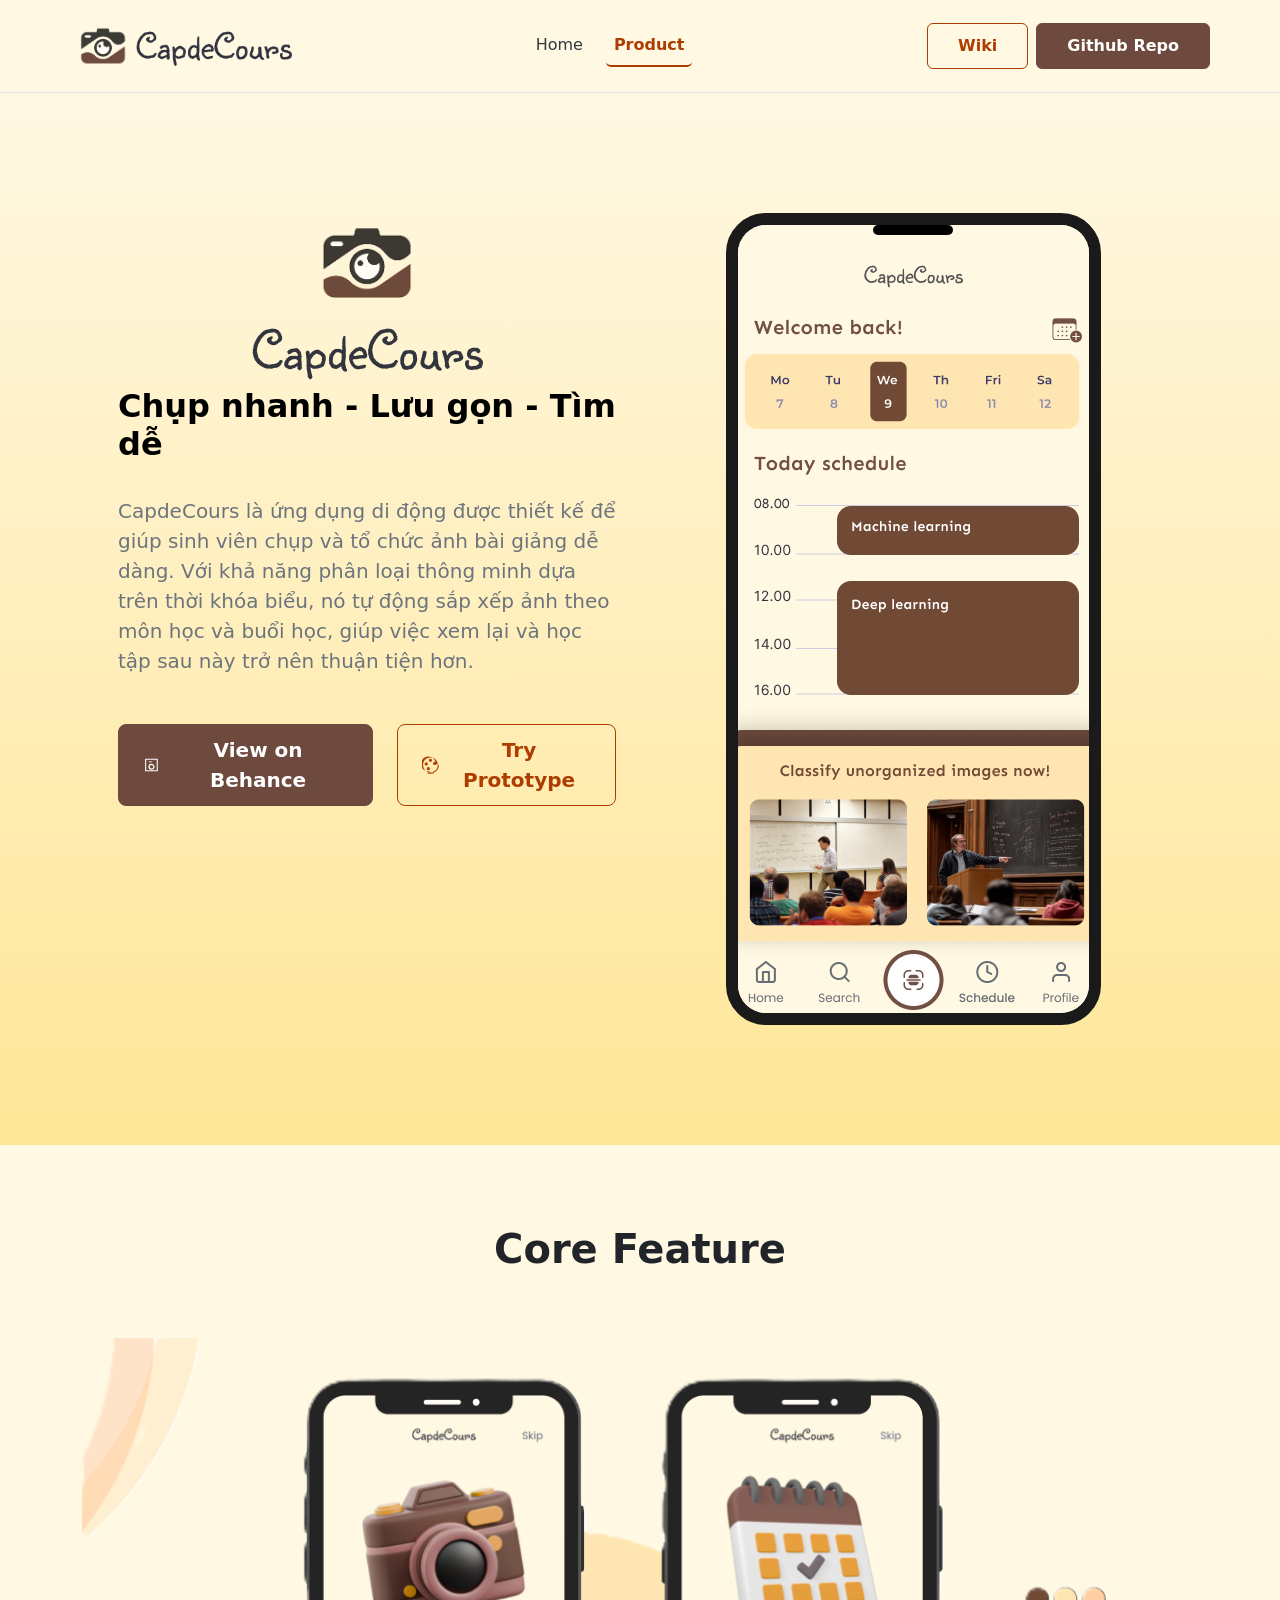
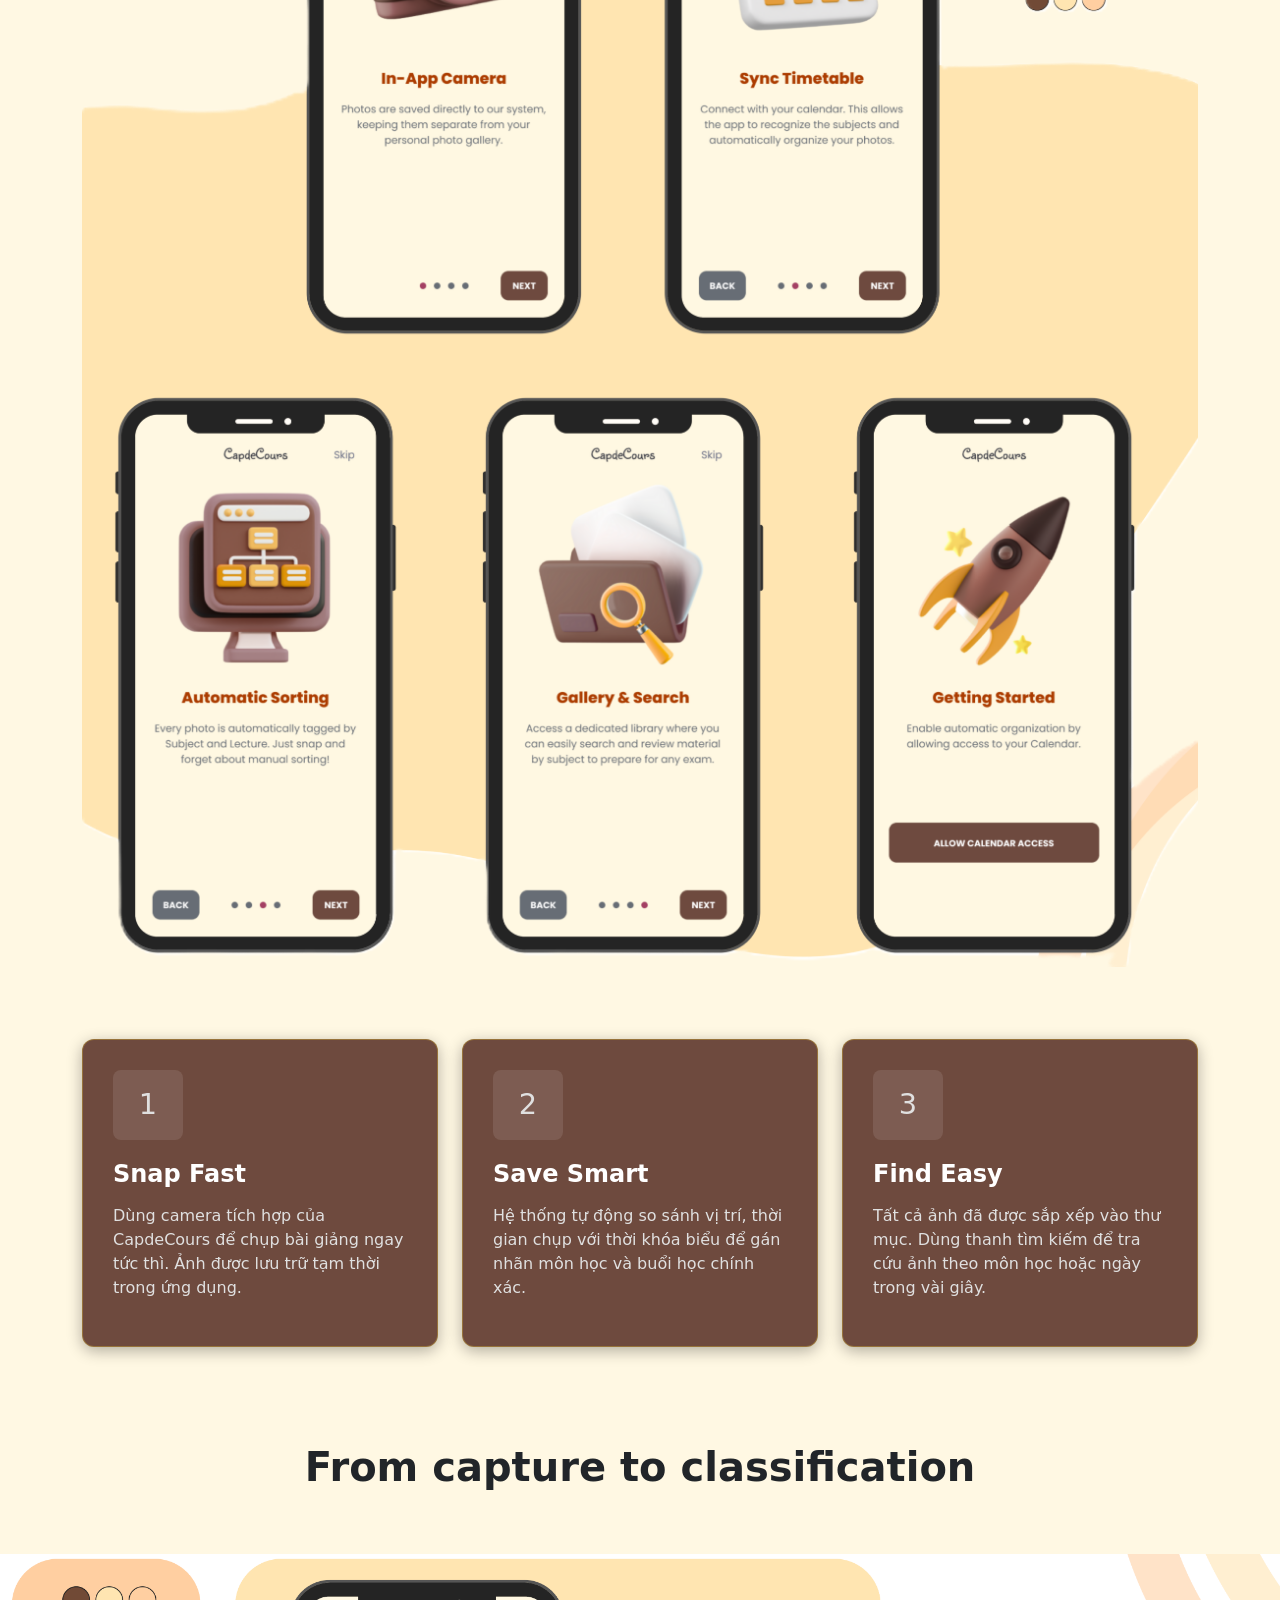
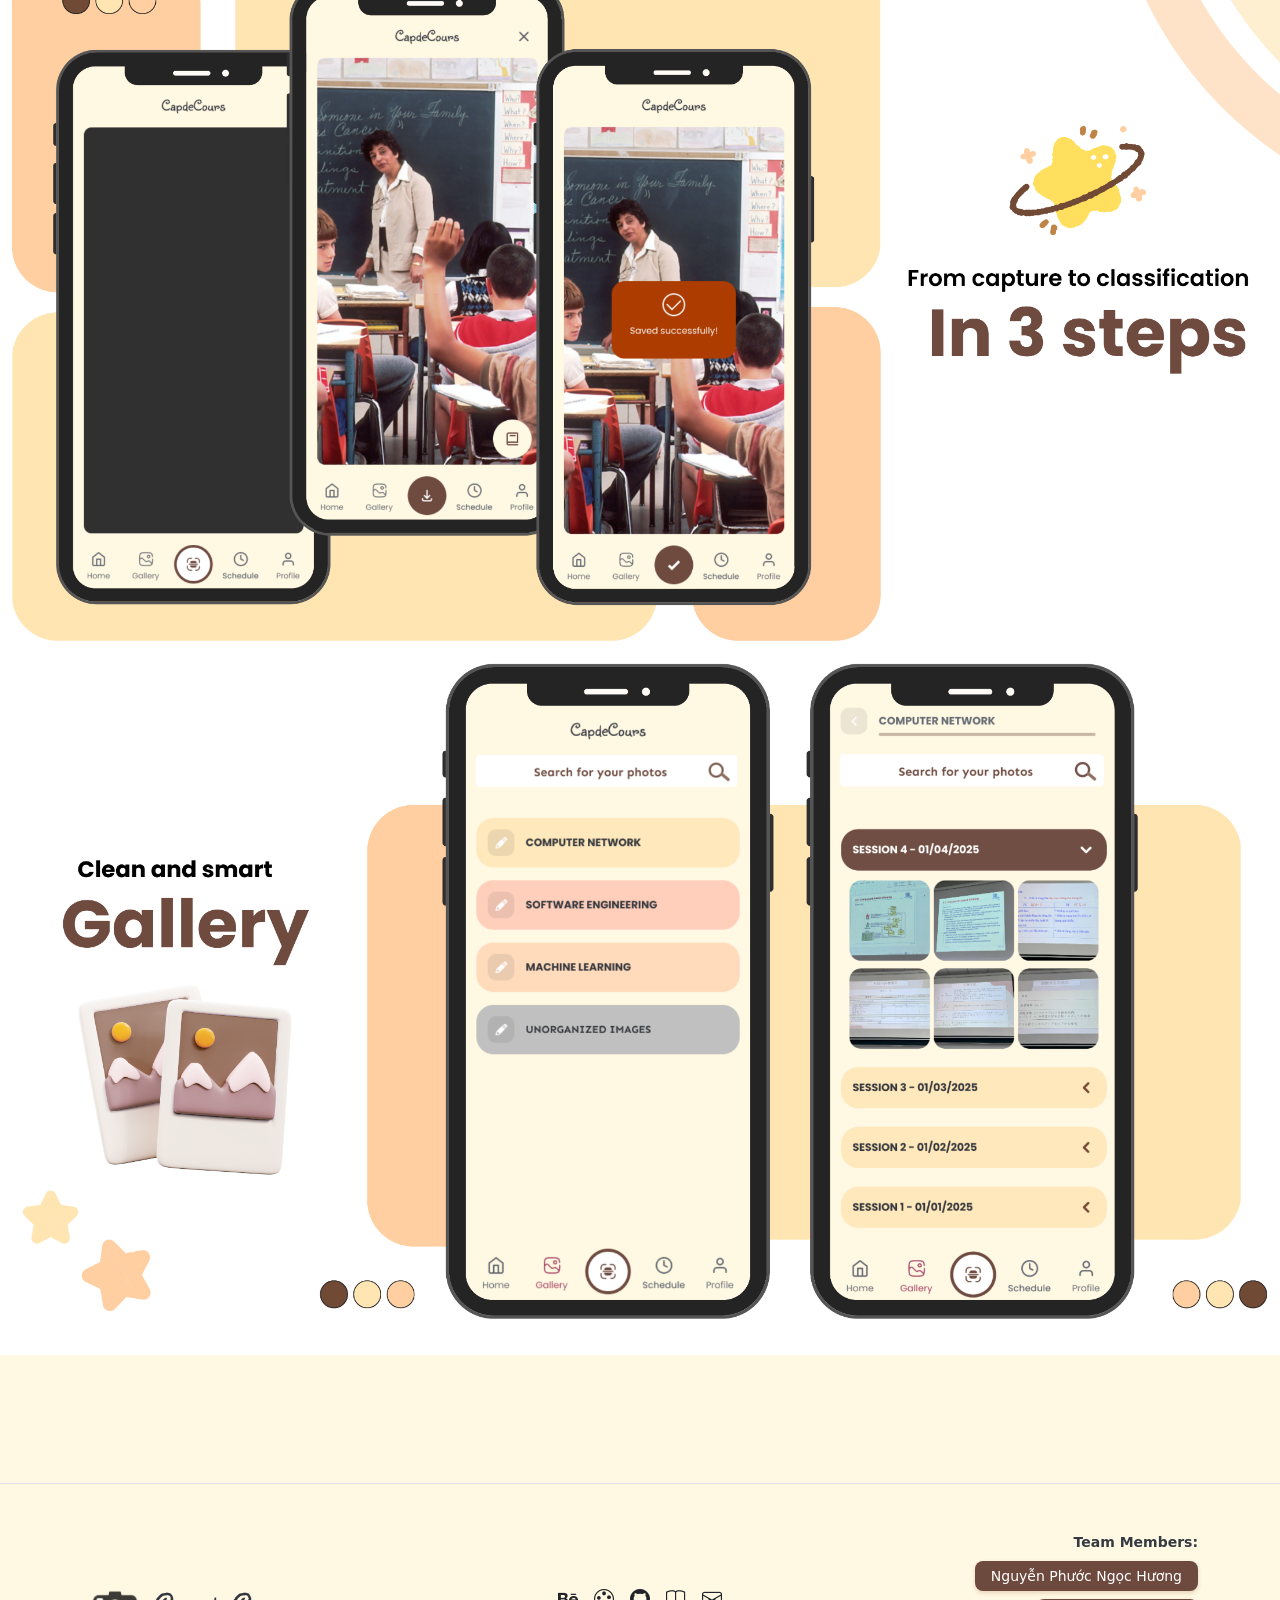
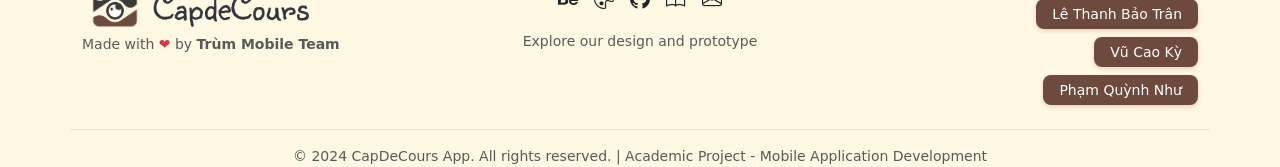
<file: product.html>
<!DOCTYPE html>
<html lang="vi" data-bs-theme="light">

<head>
    <meta charset="UTF-8">
    <meta name="viewport" content="width=device-width, initial-scale=1.0">
    <title>CapdeCours</title>
    <link rel="stylesheet" href="https://cdn.jsdelivr.net/npm/bootstrap-icons@1.11.3/font/bootstrap-icons.min.css">
    <link href="https://cdn.jsdelivr.net/npm/bootstrap@5.3.3/dist/css/bootstrap.min.css" rel="stylesheet">
    <link rel="stylesheet" href="product.css">
    <link rel="icon" href="./favicon.ico" type="image/x-icon">
</head>

<body>

    <header class="border-bottom sticky-top" style="background-color: var(--et-bg-light);">
        <nav class="navbar navbar-expand-lg container-xl py-3">

            <img src="./assests/images/logo.png" height="50" class="px-2" alt="Logo">
            <a class="navbar-brand fw-bold fs-4" style="color: var(--et-red-color);" href="index.html">
                <img height="50" src="./assests/images/title.png" alt="title">
            </a>

            <button class="navbar-toggler" type="button" data-bs-toggle="collapse" data-bs-target="#navbarNavCollapse"
                aria-controls="navbarNavCollapse" aria-expanded="false" aria-label="Toggle navigation">
                <span class="navbar-toggler-icon"></span>
            </button>

            <div class="collapse navbar-collapse" id="navbarNavCollapse">

                <ul class="navbar-nav mx-auto et-navbar-custom">
                    <li class="nav-item">
                        <a class="nav-link" href="index.html">Home</a>
                    </li>
                    <li class="nav-item">
                        <a class="nav-link active" href="product.html">Product</a>
                    </li>
                </ul>

                <div class="d-flex align-items-center">
                    <a class="btn et-btn-secondary2 me-2"
                        href="https://github.com/cn01-trum-mobile/BTL-App-development/wiki">Wiki</a>
                    <a class="btn et-btn-primary" href="https://github.com/cn01-trum-mobile/BTL-App-development">Github
                        Repo</a>
                </div>

            </div>
        </nav>
    </header>
    <section class="hero-section">
        <!-- ĐÃ SỬA: Bỏ d-flex ở đây, dùng align-items-start để căn nội dung lên trên -->
        <div class="container-xl row align-items-start mx-auto g-5">

            <!-- CỘT 1: VĂN BẢN VÀ LOGO -->
            <div class="col-lg-6 d-flex flex-column align-items-center align-items-lg-start text-center text-lg-start">

                <div class="d-flex flex-column align-items-center mb-4">
                    <img src="./assests/images/logo.png" alt="logo" height="100" width="100">
                    <img src="./assests/images/title.png" alt="title">
                    <h2 class="hero-title text-black fs-2 text-3xl font-bold">Chụp nhanh - Lưu gọn - Tìm dễ</h2>
                </div>

                <p class="hero-subtitle mb-5">
                    CapdeCours là ứng dụng di động được thiết kế để giúp sinh viên chụp và tổ chức ảnh bài giảng dễ
                    dàng. Với khả năng phân loại thông minh dựa trên thời khóa biểu, nó tự động sắp xếp ảnh theo môn
                    học và buổi học, giúp việc xem lại và học tập sau này trở nên thuận tiện hơn.
                </p>

                <div class="d-grid gap-3 d-sm-flex mb-5 justify-content-center justify-content-lg-start w-100">
                    <a class="btn et-btn-primary btn-lg px-4 me-2 d-flex align-items-center justify-content-center"
                        href="https://www.behance.net/gallery/237512783/CapDeCours">
                        <svg xmlns="http://www.w3.org/2000/svg" width="18" height="18" fill="currentColor"
                            class="bi bi-behance me-2" viewBox="0 0 16 16">
                            <path
                                d="M8.063 6.7a2.9 2.9 0 0 0-2.9 2.9 2.9 2.9 0 0 0 2.9 2.9c1.616 0 2.9-1.284 2.9-2.9 0-1.616-1.284-2.9-2.9-2.9zm0 4.6a1.7 1.7 0 0 1-1.7-1.7c0-.938.762-1.7 1.7-1.7s1.7.762 1.7 1.7c0 .938-.762 1.7-1.7 1.7z" />
                            <path d="M2 2h12v12H2V2zm1 1v10h10V3H3z" />
                            <path
                                d="M5.724 4.585h2.733c.229 0 .416.187.416.416s-.187.416-.416.416H5.724c-.229 0-.416-.187-.416-.416s.187-.416.416-.416z" />
                        </svg>
                        View on Behance
                    </a>
                    <a class="btn et-btn-secondary btn-lg px-4 d-flex align-items-center justify-content-center"
                        href="https://www.figma.com/proto/Lncx0U0i6Kden7p3IjR5m2/Nh%C3%B3m-Tr%C3%B9m-mobile?node-id=62811-269&p=f&t=pLhIGNHCJ3P3X5JV-1&scaling=scale-down&content-scaling=fixed&page-id=62795%3A26794&starting-point-node-id=62841%3A149&show-proto-sidebar=1">
                        <svg xmlns="http://www.w3.org/2000/svg" width="18" height="18" fill="currentColor"
                            class="bi bi-palette me-2" viewBox="0 0 16 16">
                            <path
                                d="M8 5a1.5 1.5 0 1 0 0-3 1.5 1.5 0 0 0 0 3zm4 3a1.5 1.5 0 1 0 0-3 1.5 1.5 0 0 0 0 3zM5.5 7a1.5 1.5 0 1 1-3 0 1.5 1.5 0 0 1 3 0zm.5 6a1.5 1.5 0 1 0 0-3 1.5 1.5 0 0 0 0 3z" />
                            <path
                                d="M16 8c0 3.15-1.866 5.86-4.567 7.154l-.418.209a.5.5 0 0 1-.447-.895l.418-.209C13.354 13.134 15 10.785 15 8c0-3.86-3.14-7-7-7s-7 3.14-7 7 3.14 7 7 7c.338 0 .672-.024 1-.07V15h1.5a.5.5 0 0 1 0 1H8v.5a.5.5 0 0 1-1 0V16H5.5a.5.5 0 0 1 0-1H7v-1.07c-.328.046-.662.07-1 .07-3.86 0-7-3.14-7-7s3.14-7 7-7 7 3.14 7 7z" />
                        </svg>
                        Try Prototype
                    </a>
                </div>
            </div>

            <!-- CỘT 2: MOCKUP ĐIỆN THOẠI -->
            <div class="col-lg-6 d-flex justify-content-center">
                <div id="mockup-page1" class="phone-frame">
                    <div class="phone-screen">
                        <img id="screen-page1" src="./assests/images/Home.png" alt="Mockup trang chủ" class="">
                    </div>
                </div>
            </div>
        </div>
    </section>
    <section class="content-section mb-3">
        <div class="container-xl">
            <h2 class="text-dark">Core Feature</h2>
            <img src="./assests/images/Behance.png" alt="onboarding" class="w-100">

            <div class="row g-4 mt-5">

                <div class="col-lg-4 col-md-6">
                    <div class="et-dark-card">
                        <div class="icon-placeholder">1</div>
                        <h3>Snap Fast</h3>
                        <p>
                            Dùng camera tích hợp của CapdeCours để chụp bài giảng ngay tức thì.
                            Ảnh được lưu trữ tạm thời trong ứng dụng.
                        </p>
                    </div>
                </div>
                <div class="col-lg-4 col-md-6">
                    <div class="et-dark-card">
                        <div class="icon-placeholder">2</i></div>
                        <h3>Save Smart</h3>
                        <p>Hệ thống tự động so sánh vị trí, thời gian chụp với thời khóa biểu
                            để gán nhãn môn học và buổi học chính xác.</p>
                    </div>
                </div>
                <div class="col-lg-4 col-md-6">
                    <div class="et-dark-card">
                        <div class="icon-placeholder">3</div>
                        <h3>Find Easy</h3>
                        <p>Tất cả ảnh đã được sắp xếp vào thư mục. Dùng thanh tìm kiếm để tra
                            cứu ảnh theo môn học hoặc ngày trong vài giây.</p>
                    </div>
                </div>
            </div>
        </div>

    </section>

    <section class="content-section mt-0 pt-0">
        <h2 class="hero-title text-dark fs-1 mb-5 mt-0">From capture to classification</h2>
        <div class="containter-xl">
            <img src="./assests/images/taking-steps.png" alt="" class="img-fluid">
            <img src="./assests/images/gallery.png" alt="" class="img-fluid">
        </div>
    </section>

    <footer class="mt-5 pt-5 border-top">
        <div class="container">
            <!-- Main footer content -->
            <div class="row align-items-center">
                <!-- Logo/Team info -->
                <div class="col-md-4 text-center text-md-start mb-4 mb-md-0">
                    <img src="./assests/images/logo.png" height="50" class="px-2" alt="Logo">
                    <a class="navbar-brand fw-bold fs-4" style="color: var(--et-red-color);" href="index.html">
                        <img height="50" src="./assests/images/title.png" alt="title">
                    </a>
                    <p class="small text-muted mb-0">
                        Made with <span class="text-danger">❤️</span> by <strong>Trùm Mobile Team</strong>
                    </p>
                </div>

                <!-- Social & Project Links -->
                <div class="col-md-4 text-center mb-4 mb-md-0">
                    <div class="d-flex justify-content-center gap-3 mb-3">
                        <!-- Behance -->
                        <a href="https://www.behance.net/gallery/237512783/CapDeCours" class="text-dark fs-5"
                            target="_blank" title="Behance Portfolio">
                            <i class="bi bi-behance"></i>
                        </a>
                        <!-- Figma -->
                        <a href="https://www.figma.com/proto/Lncx0U0i6Kden7p3IjR5m2/Nh%C3%B3m-Tr%C3%B9m-mobile?node-id=62811-269&p=f&t=pLhIGNHCJ3P3X5JV-1&scaling=scale-down&content-scaling=fixed&page-id=62795%3A26794&starting-point-node-id=62841%3A149&show-proto-sidebar=1"
                            class="text-dark fs-5" target="_blank" title="Figma Prototype">
                            <i class="bi bi-palette"></i>
                        </a>
                        <!-- GitHub -->
                        <a href="https://github.com/cn01-trum-mobile" class="text-dark fs-5" target="_blank"
                            title="GitHub Repository">
                            <i class="bi bi-github"></i>
                        </a>
                        <!-- Documentation -->
                        <a href="https://github.com/cn01-trum-mobile/BTL-App-development/wiki" class="text-dark fs-5"
                            target="_blank" title="Documentation">
                            <i class="bi bi-book"></i>
                        </a>
                        <!-- Contact -->
                        <a href="#" class="text-dark fs-5" data-bs-toggle="modal" data-bs-target="#contactModal"
                            title="Contact Us">
                            <i class="bi bi-envelope"></i>
                        </a>
                    </div>
                    <p class="small text-muted mb-0">Explore our design and prototype</p>
                </div>

                <!-- Team Members -->
                <div class="col-md-4 text-center text-md-end">
                    <p class="small mb-2"><strong>Team Members:</strong></p>
                    <div class="d-flex flex-column gap-2">
                        <a href="https://github.com/MinaNguyen17" class="badge badge-member align-self-end"
                            target="_blank">
                            Nguyễn Phước Ngọc Hương
                        </a>
                        <a href="https://github.com/LTB122" class="badge badge-member align-self-end" target="_blank">
                            Lê Thanh Bảo Trân
                        </a>
                        <a href="https://github.com/vck2004" class="badge badge-member align-self-end" target="_blank">
                            Vũ Cao Kỳ
                        </a>
                        <a href="https://github.com/KKwenNhuuuuu" class="badge badge-member align-self-end"
                            target="_blank">
                            Phạm Quỳnh Như
                        </a>
                    </div>
                </div>
            </div>

            <!-- Copyright -->
            <div class="row mt-4 pt-3 border-top">
                <div class="col-12 text-center">
                    <p class="small text-muted mb-0">
                        © 2024 CapDeCours App. All rights reserved. | Academic Project - Mobile Application Development
                    </p>
                </div>
            </div>
        </div>
    </footer>

    <!-- Contact Modal -->
    <div class="modal fade" id="contactModal" tabindex="-1" aria-hidden="true">
        <div class="modal-dialog modal-dialog-centered">
            <div class="modal-content">
                <div class="modal-header">
                    <h5 class="modal-title">📬 Contact Our Team</h5>
                    <button type="button" class="btn-close" data-bs-dismiss="modal"></button>
                </div>
                <div class="modal-body">
                    <div class="mb-3">
                        <h6>Project Links:</h6>
                        <ul class="list-unstyled">
                            <li class="mb-2">
                                <i class="bi bi-behance me-2"></i>
                                <a href="https://www.behance.net/gallery/237512783/CapDeCours" target="_blank">
                                    Behance Portfolio
                                </a>
                            </li>
                            <li class="mb-2">
                                <i class="bi bi-palette me-2"></i>
                                <a href="https://www.figma.com/proto/Lncx0U0i6Kden7p3IjR5m2/Nh%C3%B3m-Tr%C3%B9m-mobile?node-id=62811-269&p=f&t=pLhIGNHCJ3P3X5JV-1&scaling=scale-down&content-scaling=fixed&page-id=62795%3A26794&starting-point-node-id=62841%3A149&show-proto-sidebar=1"
                                    target="_blank">
                                    Figma Prototype
                                </a>
                            </li>
                            <li class="mb-2">
                                <i class="bi bi-github me-2"></i>
                                <a href="https://github.com/cn01-trum-mobile" target="_blank">
                                    GitHub Repository
                                </a>
                            </li>
                            <li>
                                <i class="bi bi-book me-2"></i>
                                <a href="https://github.com/cn01-trum-mobile/BTL-App-development/wiki" target="_blank">
                                    Project Documentation
                                </a>
                            </li>
                        </ul>
                    </div>
                    <div>
                        <h6>Contact via GitHub:</h6>
                        <p class="small text-muted mb-0">
                            Reach out to any team member through their GitHub profiles above.
                        </p>
                    </div>
                </div>
                <div class="modal-footer">
                    <button type="button" class="btn btn-secondary btn-sm" data-bs-dismiss="modal">Close</button>
                </div>
            </div>
        </div>
    </div>


    <script src="https://cdn.jsdelivr.net/npm/bootstrap@5.3.3/dist/js/bootstrap.bundle.min.js"></script>
    <script src="script.js"></script>
</body>

</html>
</file>
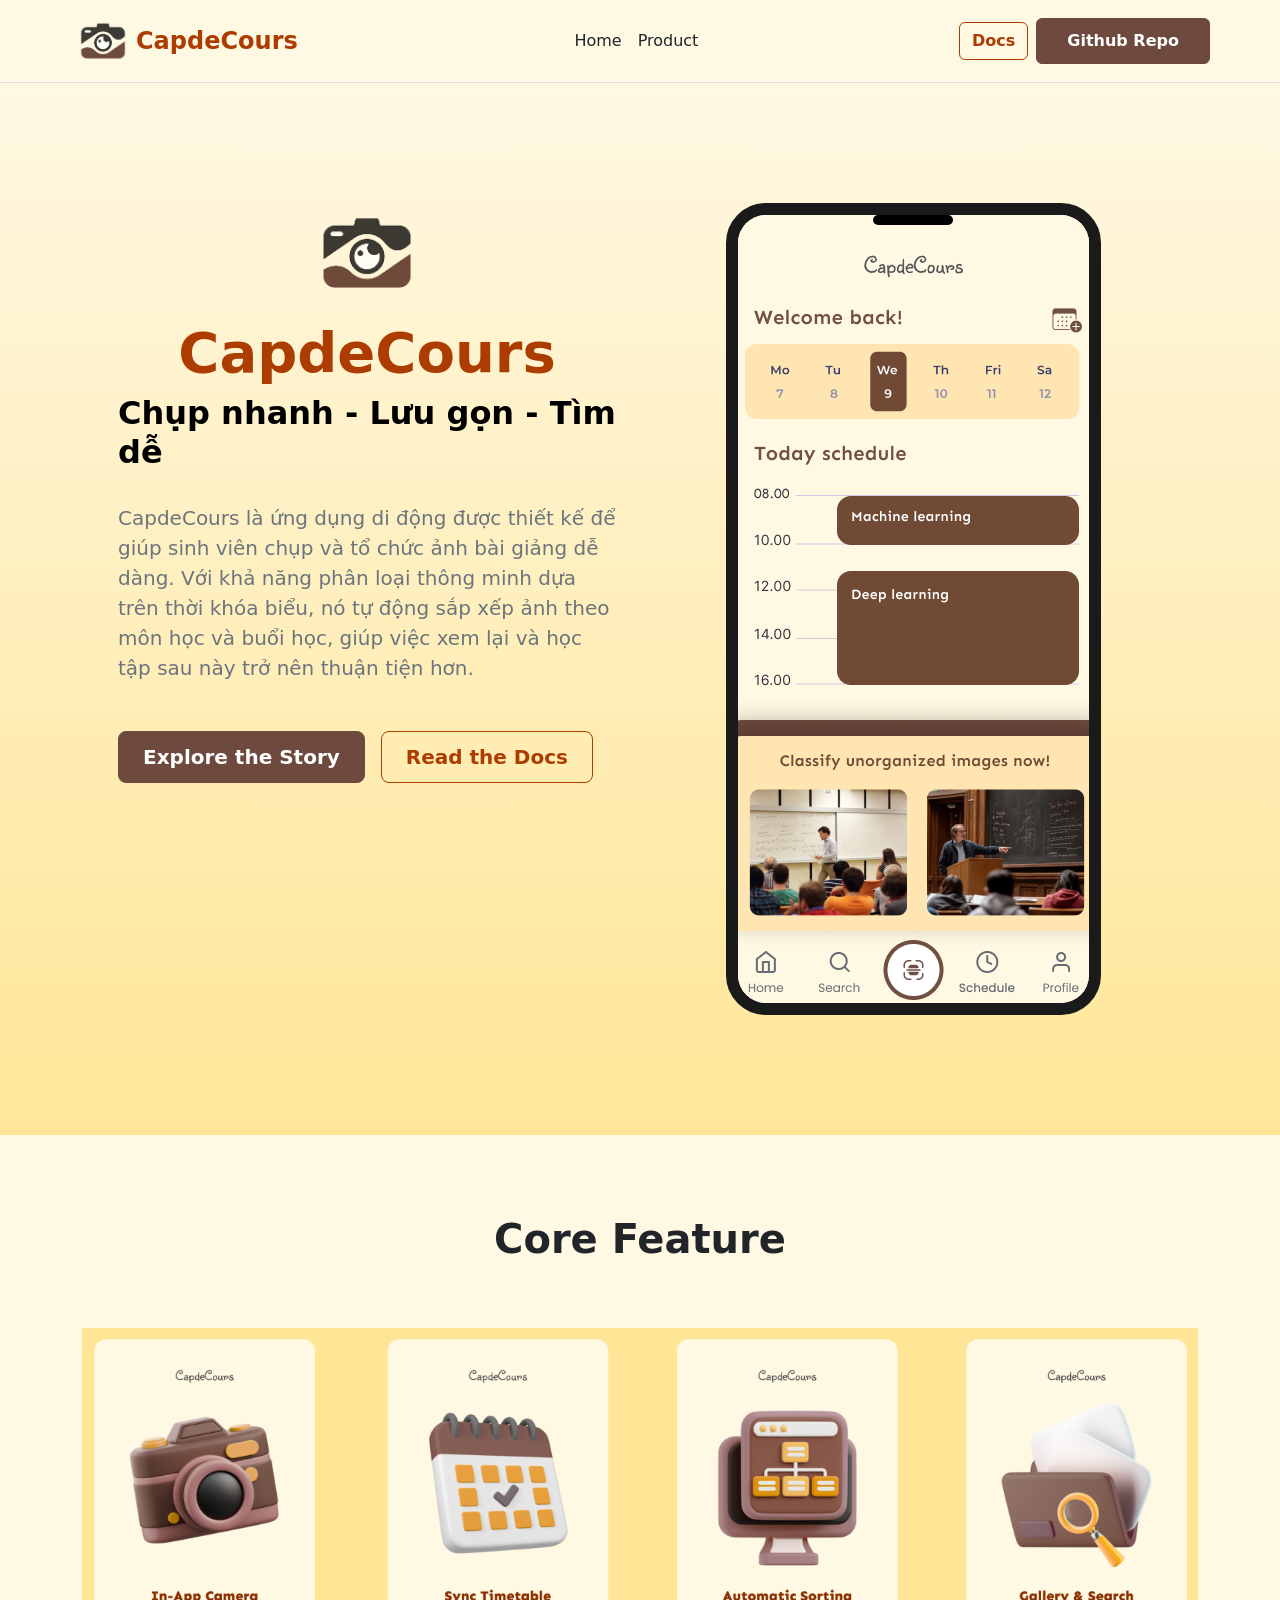
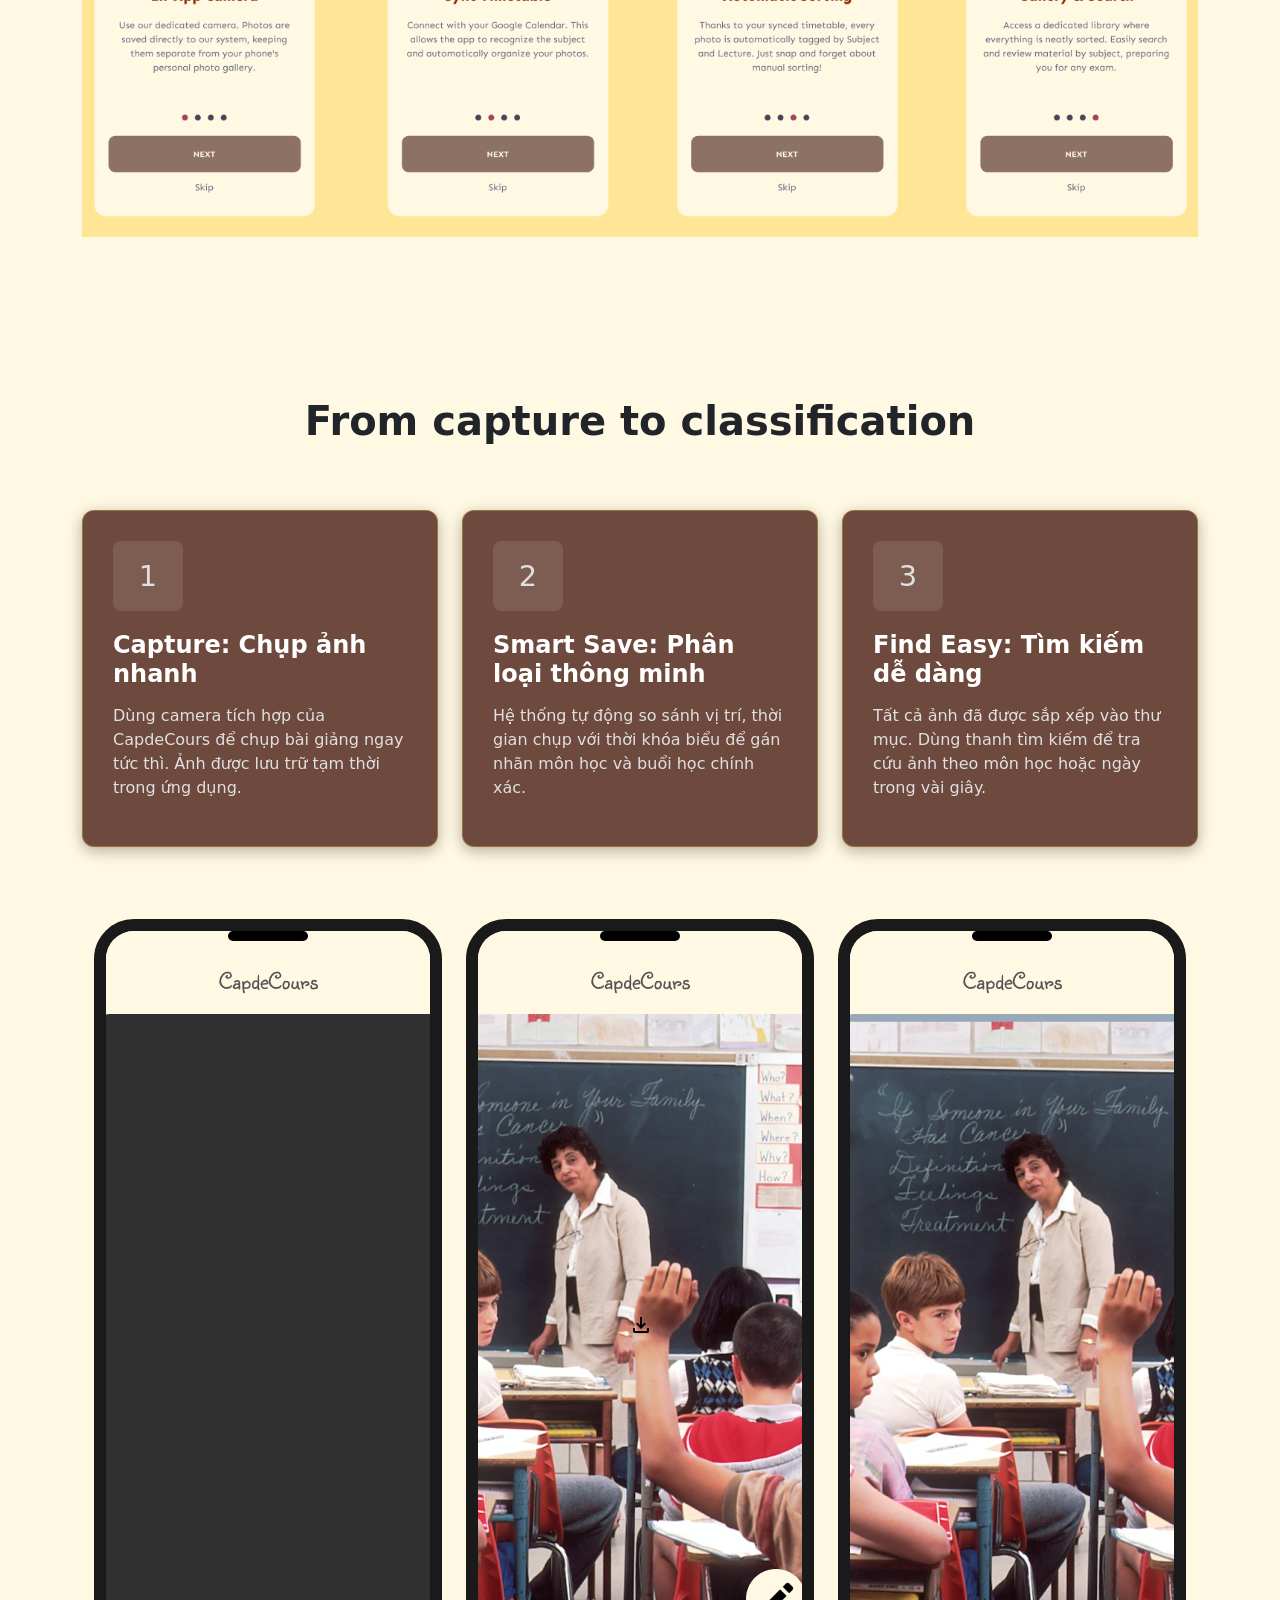
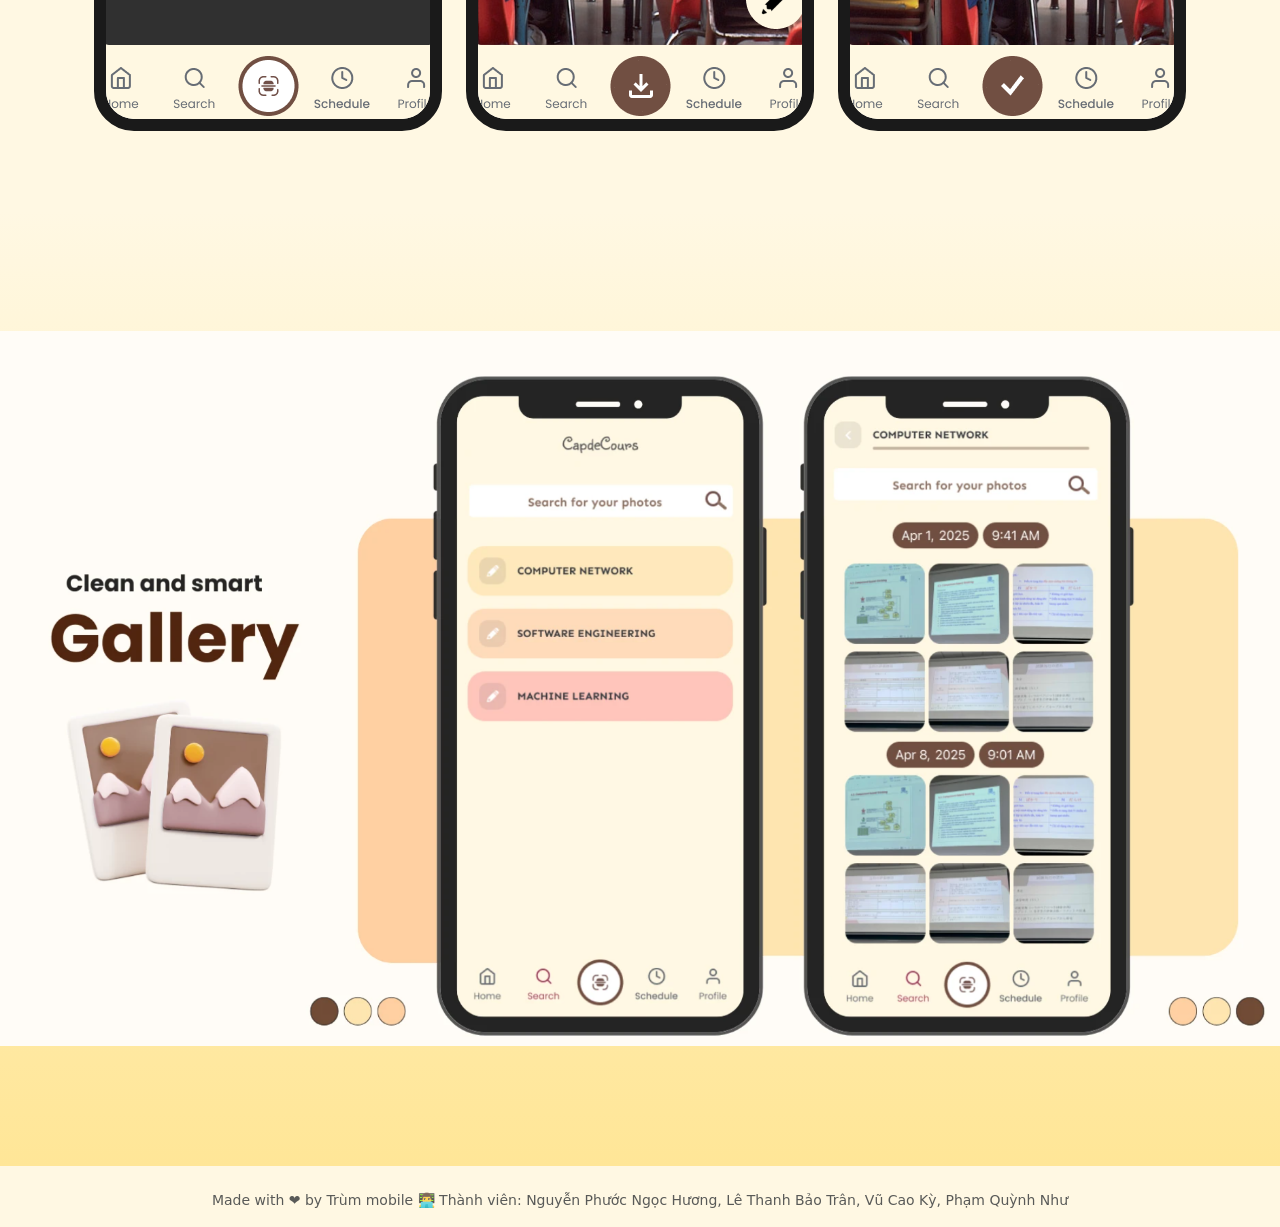
<file: pages/product.html>
<!DOCTYPE html>
<html lang="vi" data-bs-theme="light">

<head>
    <meta charset="UTF-8">
    <meta name="viewport" content="width=device-width, initial-scale=1.0">
    <title>CapdeCours</title>
    <link rel="stylesheet" href="https://cdn.jsdelivr.net/npm/bootstrap-icons@1.11.3/font/bootstrap-icons.min.css">
    <link href="https://cdn.jsdelivr.net/npm/bootstrap@5.3.3/dist/css/bootstrap.min.css" rel="stylesheet">
    <style>
        /* CSS TÙY CHỈNH VÀ BỘ MÀU MỚI */
        :root {
            --et-card-bg: #6E4A3E;
            /* Nền Card Đậm (Màu nhấn chính) */
            --et-bg-light: #FFF8E3;
            /* Nền Chính (Trắng kem) */
            --et-text-dark: #343a40;
            /* Màu chữ mặc định trên nền sáng */
            --et-accent-text: #E0E0E0;
            /* Màu chữ trên nền card đậm */
            --et-primary-color: #6E4A3E;
            /* Màu cho nút và tiêu đề nổi bật */
            --et-border-color: #e0e0e0;
            /* Màu viền trên nền sáng */
            --et-red-color: #AC3C00;
        }

        body {
            background-color: var(--et-bg-light) !important;
            color: var(--et-text-dark) !important;
        }

        /* 1. HEADER & HERO SECTION (Tương tự ảnh 1) */
        .hero-section {
            /* Đã thay đổi điểm bắt đầu gradient từ #FFE697 và điểm kết thúc là màu nền chính */
            background: linear-gradient(0deg, #FFE697 0%, var(--et-bg-light) 100%);
            padding: 120px 0;
            text-align: center;
        }

        .hero-title {
            font-size: 3.5rem;
            font-weight: 800;
            color: var(--et-red-color);
        }

        .hero-subtitle {
            font-size: 1.25rem;
            color: #6c757d;
            max-width: 700px;
        }

        .et-btn-primary {
            background-color: var(--et-primary-color) !important;
            border-color: var(--et-primary-color) !important;
            color: #ffffff !important;
            font-weight: bold;
            padding: 10px 30px;
        }

        .et-btn-secondary {
            border-color: var(--et-red-color) !important;
            color: var(--et-red-color) !important;
            font-weight: bold;
            padding: 10px 30px;
        }

        .et-btn-secondary:hover {
            background-color: var(--et-red-color) !important;
            color: #ffffff !important;
        }

        .et-btn-secondary2 {
            border-color: var(--et-red-color) !important;
            color: var(--et-red-color) !important;
            font-weight: bold;
        }

        .et-btn-secondary2:hover {
            background-color: var(--et-red-color) !important;
            color: #ffffff !important;
        }

        /* 2. CONTENT SECTION (Tương tự ảnh 2) */
        .content-section {
            background-color: var(--et-bg-light);
            padding: 80px 0;
            text-align: center;
        }

        .content-section h2 {
            font-size: 2.5rem;
            font-weight: 800;
            margin-bottom: 50px;
        }

        .content-section h2 {
            /* Thêm đường phân cách màu nhấn phụ */
            border-bottom: 3px solid var(--et-accent-secondary);
            padding-bottom: 15px;
        }

        .et-dark-card {
            background-color: var(--et-card-bg);
            border: 1px solid rgba(212, 175, 55, 0.4);
            /* Border Vàng Đồng nhạt */
            border-radius: 12px;
            padding: 30px;
            text-align: left;
            height: 100%;
            color: var(--et-accent-text);

            /* Đổ bóng nhẹ và hiệu ứng chuyển động */
            box-shadow: 0 4px 15px rgba(0, 0, 0, 0.3);
            transition: transform 0.3s ease, box-shadow 0.3s ease;
        }

        .et-dark-card:hover {
            /* Nâng card nhẹ lên khi di chuột */
            transform: translateY(-5px);
            /* Tăng cường đổ bóng */
            box-shadow: 0 10px 30px rgba(0, 0, 0, 0.5);
            /* Có thể làm sáng nhẹ nền card */
            background-color: #552117;
            /* Màu đậm hơn một chút */
        }

        .et-btn-primary:hover {
            /* Nâng card nhẹ lên khi di chuột */
            transform: translateY(-3px);
            /* Tăng cường đổ bóng */
            box-shadow: 0 5px 10px rgba(0, 0, 0, 0.1);
            /* Có thể làm sáng nhẹ nền card */
            background-color: #552117;
            /* Màu đậm hơn một chút */
        }

        .et-dark-card h3 {
            font-size: 1.5rem;
            font-weight: 700;
            margin-bottom: 15px;
            color: #ffffff;
            /* Tiêu đề trắng */
        }

        .et-dark-card p {
            color: var(--et-accent-text);
        }

        .icon-placeholder {
            width: 70px;
            height: 70px;
            background-color: rgba(255, 255, 255, 0.1);
            /* Icon nhạt */
            border-radius: 8px;
            margin-bottom: 20px;
            display: flex;
            align-items: center;
            justify-content: center;
            color: #ffffff;
            background-color: rgba(255, 255, 255, 0.1);
            color: var(--et-accent-secondary);
            /* Icon màu Vàng Đồng */
            font-size: 1.8rem;
            /* Tăng kích thước icon lên một chút */
        }

        /* Khung điện thoại (Mobile Mockup Frame) */
        .phone-frame {
            width: 375px;
            /* Chiều rộng cố định */
            height: 812px;
            background-color: #1a1a1a;
            border: 12px solid #1a1a1a;
            border-radius: 40px;
            box-shadow: 0 0 0 1px #fff, 0 0 0 8px var(--color-accent), 0 20px 50px rgba(0, 0, 0, 0.5);
            overflow: hidden;
            position: relative;
        }

        .phone-frame::before {
            content: '';
            position: absolute;
            top: 0px;
            left: 50%;
            transform: translateX(-50%);
            width: 80px;
            height: 10px;
            background-color: #000;
            border-radius: 5px;
            z-index: 10;
        }

        .phone-screen {
            width: 100%;
            height: 100%;
            background-color: #ffffff;
            /* Màn hình app */
            display: flex;
            align-items: center;
            justify-content: center;
            overflow: hidden;
        }

        /* CSS cho Video Section */
        .video-container {
            position: relative;
            width: 100%;
            /* Tỷ lệ 16:9 (9/16 * 100%) */
            padding-bottom: 56.25%;
            height: 0;
            overflow: hidden;
            border-radius: 12px;
            box-shadow: 0 10px 30px rgba(66, 22, 13, 0.3);
            border: 4px solid var(--color-accent);
        }

        .video-container iframe {
            position: absolute;
            top: 0;
            left: 0;
            width: 100%;
            height: 100%;
            border: 0;
        }
    </style>
</head>

<body>

    <header class="border-bottom sticky-top" style="background-color: var(--et-bg-light);">
        <nav class="navbar navbar-expand-lg container-xl py-3">
            <img src="./assests/images/logo.png" height="50" class="px-2" alt="Logo">
            <a class="navbar-brand fw-bold fs-4" style="color: var(--et-red-color);" href="index.html">CapdeCours</a>
            <div class="collapse navbar-collapse">
                <ul class="navbar-nav mx-auto">
                    <li class="nav-item"><a class="nav-link text-dark" href="index.html">Home</a></li>
                    <li class="nav-item"><a class="nav-link text-dark" href="product.html">Product</a></li>
                    <!-- <li class="nav-item"><a class="nav-link text-dark" href="#">Solutions</a></li> -->
                </ul>
                <div class="d-flex align-items-center">
                    <a class="btn et-btn-secondary2 me-2"
                        href="https://github.com/cn01-trum-mobile/BTL-App-development/wiki">Docs</a>
                    <a class="btn et-btn-primary" href="https://github.com/cn01-trum-mobile/BTL-App-development">Github
                        Repo</a>
                </div>
            </div>
        </nav>
    </header>
    <section class="hero-section">
        <!-- ĐÃ SỬA: Bỏ d-flex ở đây, dùng align-items-start để căn nội dung lên trên -->
        <div class="container-xl row align-items-start mx-auto g-5">

            <!-- CỘT 1: VĂN BẢN VÀ LOGO -->
            <div class="col-lg-6 d-flex flex-column align-items-center align-items-lg-start text-center text-lg-start">

                <div class="d-flex flex-column align-items-center mb-4">
                    <img src="./assests/images/logo.png" alt="logo" height="100" width="100" class="mb-3">
                    <h1 class="hero-title text-[--color-accent] text-4xl font-extrabold">CapdeCours</h1>
                    <h2 class="hero-title text-black fs-2 text-3xl font-bold">Chụp nhanh - Lưu gọn - Tìm dễ</h2>
                </div>

                <p class="hero-subtitle mb-5">
                    CapdeCours là ứng dụng di động được thiết kế để giúp sinh viên chụp và tổ chức ảnh bài giảng dễ
                    dàng. Với khả năng phân loại thông minh dựa trên thời khóa biểu, nó tự động sắp xếp ảnh theo môn
                    học và buổi học, giúp việc xem lại và học tập sau này trở nên thuận tiện hơn.
                </p>

                <div class="d-grid gap-3 d-sm-flex mb-5 justify-content-center justify-content-lg-start w-100">
                    <a class="btn et-btn-primary btn-lg px-4" href="index.html">Explore the Story</a>
                    <a class="btn et-btn-secondary btn-lg px-4"
                        href="https://github.com/cn01-trum-mobile/BTL-App-development/wiki">Read the Docs</a>
                </div>
            </div>

            <!-- CỘT 2: MOCKUP ĐIỆN THOẠI -->
            <div class="col-lg-6 d-flex justify-content-center">
                <div id="mockup-page1" class="phone-frame">
                    <div class="phone-screen">
                        <img id="screen-page1" src="./assests/images/Home.png" alt="Mockup trang chủ" class="">
                    </div>
                </div>
            </div>
        </div>
    </section>
    <section class="content-section">
        <div class="container-xl">
            <h2 class="text-dark">Core Feature</h2>
            <img src="./assests/images/onboarding.png" alt="onboarding" class="img-fluid">
        </div>

        </div>
    </section>
    <section class="content-section">

        <div class="container-xl">

            <div class="text-center mb-12">
                <h2 class="text-dark">From capture to classification</h2>
            </div>

            <div class="row g-4 mb-5">

                <div class="col-lg-4 col-md-6">
                    <div class="et-dark-card">
                        <div class="icon-placeholder">1</div>
                        <h3>Capture: Chụp ảnh nhanh</h3>
                        <p>
                            Dùng camera tích hợp của CapdeCours để chụp bài giảng ngay tức thì.
                            Ảnh được lưu trữ tạm thời trong ứng dụng.
                        </p>
                    </div>
                </div>
                <div class="col-lg-4 col-md-6">
                    <div class="et-dark-card">
                        <div class="icon-placeholder">2</i></div>
                        <h3>Smart Save: Phân loại thông minh</h3>
                        <p>Hệ thống tự động so sánh vị trí, thời gian chụp với thời khóa biểu
                            để gán nhãn môn học và buổi học chính xác.</p>
                    </div>
                </div>
                <div class="col-lg-4 col-md-6">
                    <div class="et-dark-card">
                        <div class="icon-placeholder">3</div>
                        <h3>Find Easy: Tìm kiếm dễ dàng</h3>
                        <p>Tất cả ảnh đã được sắp xếp vào thư mục. Dùng thanh tìm kiếm để tra
                            cứu ảnh theo môn học hoặc ngày trong vài giây.</p>
                    </div>
                </div>
            </div>


            <div class="row m-0 p-0">

                <div class="d-flex justify-content-between col-lg-4 col-md-12 align-items-center mt-4">
                    <!-- Mockup 1: Capture -->
                    <div id="mockup-page2-1" class="phone-frame">
                        <div class="phone-screen">
                            <img id="screen-page2-1" src="./assests/images/Photo-taking.png" alt="Mockup bước 1"
                                class="w-full h-full object-cover">
                        </div>
                    </div>
                </div>


                <div class="d-flex justify-content-between col-lg-4 col-md-12 align-items-center mt-4">
                    <!-- Mockup 2: Save Smart -->
                    <div id="mockup-page2-2" class="phone-frame">
                        <div class="phone-screen">
                            <img id="screen-page2-2" src="./assests/images/Photo-taken.png" alt="Mockup bước 2"
                                class="w-full h-full object-cover">
                        </div>
                    </div>
                </div>

                <div class="d-flex justify-content-between col-lg-4 col-md-12 align-items-center mt-4">
                    <!-- Mockup 3: Find Easy -->
                    <div id="mockup-page2-3" class="phone-frame">
                        <div class="phone-screen">
                            <img id="screen-page2-3" src="./assests/images/Photo-saved.png" alt="Mockup bước 3"
                                class="">
                        </div>
                    </div>
                </div>

            </div>




        </div>
        </div>
    </section>

    <section class="hero-section">
        <div class="containter-xl">
            <img src="./assests/images/gallery.png" alt="" class="img-fluid">
        </div>
    </section>

    <div class="text-center mt-4">
        <p class="small text-muted"> Made with ❤️ by Trùm mobile 👨‍💻 Thành viên: Nguyễn Phước Ngọc Hương, Lê
            Thanh Bảo Trân, Vũ Cao Kỳ, Phạm Quỳnh Như</p>
    </div>


    <script src="https://cdn.jsdelivr.net/npm/bootstrap@5.3.3/dist/js/bootstrap.bundle.min.js"></script>
    <script src="script.js"></script>
</body>

</html>
</file>
<file: index.css>
/* CSS TÙY CHỈNH VÀ BỘ MÀU MỚI */
:root {
    --et-card-bg: #6e4a3e;
    /* Nền Card Đậm (Màu nhấn chính) */
    --et-bg-light: #fff8e3;
    /* Nền Chính (Trắng kem) */
    --et-text-dark: #343a40;
    /* Màu chữ mặc định trên nền sáng */
    --et-accent-text: #e0e0e0;
    /* Màu chữ trên nền card đậm */
    --et-primary-color: #6e4a3e;
    /* Màu cho nút và tiêu đề nổi bật */
    --et-border-color: #e0e0e0;
    /* Màu viền trên nền sáng */
    --et-red-color: #ac3c00;
}

body {
    background-color: var(--et-bg-light) !important;
    color: var(--et-text-dark) !important;
}

/* 1. HEADER & HERO SECTION (Tương tự ảnh 1) */
.hero-section {
    /* Đã thay đổi điểm bắt đầu gradient từ #FFE697 và điểm kết thúc là màu nền chính */
    background: linear-gradient(0deg, #ffe697 0%, var(--et-bg-light) 100%);
    padding: 120px 0;
    text-align: center;
}

.hero-title {
    font-size: 3.5rem;
    font-weight: 800;
    color: var(--et-red-color);
}

.hero-subtitle {
    font-size: 1.25rem;
    color: #6c757d;
    max-width: 700px;
    margin: 0 auto 30px;
}

.et-btn-primary {
    background-color: var(--et-primary-color) !important;
    border-color: var(--et-primary-color) !important;
    color: #ffffff !important;
    font-weight: bold;
    padding: 10px 30px;
}

.et-btn-secondary {
    border-color: var(--et-red-color) !important;
    color: var(--et-red-color) !important;
    font-weight: bold;
    padding: 10px 30px;
}

.et-btn-secondary:hover {
    background-color: var(--et-red-color) !important;
    color: #ffffff !important;
}

.et-btn-secondary2 {
    border-color: var(--et-red-color) !important;
    color: var(--et-red-color) !important;
    font-weight: bold;
    padding: 10px 30px;
}

.et-btn-secondary2:hover {
    background-color: var(--et-red-color) !important;
    color: #ffffff !important;
}

/* 2. CONTENT SECTION (Tương tự ảnh 2) */
.content-section {
    background-color: var(--et-bg-light);
    padding: 80px 0;
    text-align: center;
}

.content-section h2 {
    font-size: 2.5rem;
    font-weight: 800;
    margin-bottom: 50px;
}

.content-section h2 {
    /* Thêm đường phân cách màu nhấn phụ */
    border-bottom: 3px solid var(--et-accent-secondary);
    padding-bottom: 15px;
}

.et-dark-card {
    background-color: var(--et-card-bg);
    border: 1px solid rgba(212, 175, 55, 0.4);
    /* Border Vàng Đồng nhạt */
    border-radius: 12px;
    padding: 30px;
    text-align: left;
    height: 100%;
    color: var(--et-accent-text);

    /* Đổ bóng nhẹ và hiệu ứng chuyển động */
    box-shadow: 0 4px 15px rgba(0, 0, 0, 0.3);
    transition: transform 0.3s ease, box-shadow 0.3s ease;
}

.et-dark-card:hover {
    /* Nâng card nhẹ lên khi di chuột */
    transform: translateY(-5px);
    /* Tăng cường đổ bóng */
    box-shadow: 0 10px 30px rgba(0, 0, 0, 0.5);
    /* Có thể làm sáng nhẹ nền card */
    background-color: #552117;
    /* Màu đậm hơn một chút */
}

.et-btn-primary:hover {
    /* Tăng cường đổ bóng */
    box-shadow: 0 5px 10px rgba(0, 0, 0, 0.1);
    /* Có thể làm sáng nhẹ nền card */
    background-color: #552117 !important;
    /* Màu đậm hơn một chút */
}

.et-dark-card h3 {
    font-size: 1.5rem;
    font-weight: 700;
    margin-bottom: 15px;
    color: #ffffff;
    /* Tiêu đề trắng */
}

.et-dark-card p {
    color: var(--et-accent-text);
}

.icon-placeholder {
    width: 70px;
    height: 70px;
    background-color: rgba(255, 255, 255, 0.1);
    /* Icon nhạt */
    border-radius: 8px;
    margin-bottom: 20px;
    display: flex;
    align-items: center;
    justify-content: center;
    color: #ffffff;
    background-color: rgba(255, 255, 255, 0.1);
    color: var(--et-accent-secondary);
    /* Icon màu Vàng Đồng */
    font-size: 1.8rem;
    /* Tăng kích thước icon lên một chút */
}

.project-detail-card {
    background-color: var(--et-bg-light);
    border: 1px solid rgba(212, 175, 55, 0.4);
    /* Border Vàng Đồng nhạt */
    border-radius: 12px;
    padding: 30px;
    text-align: left;
    height: 100%;
    color: black;

    /* Đổ bóng nhẹ và hiệu ứng chuyển động */
    box-shadow: 0 4px 15px rgba(0, 0, 0, 0.3);
    transition: transform 0.3s ease, box-shadow 0.3s ease;
}

.project-detail-card:hover {
    /* Nâng card nhẹ lên khi di chuột */
    transform: translateY(-5px);
    /* Tăng cường đổ bóng */
    box-shadow: 0 10px 30px rgba(0, 0, 0, 0.5);
    /* Màu đậm hơn một chút */
}

.project-detail-card h3 {
    color: var(--et-red-color);
    font-weight: 700;
    margin-bottom: 15px;
}

.project-detail-card h3 i {
    margin-right: 10px;
    color: var(--et-primary-color);
}

.summary-heading {
    font-size: 1.5rem;
    /* Giảm nhẹ để phù hợp với cột 4 */
    font-weight: 700;
    color: var(--et-primary-color) !important;
    margin-bottom: 20px;
    padding-bottom: 10px;
    border-bottom: 2px dashed #f0e6c5;
}

/* Các chỉ số Metric trong cột 4, cần tối ưu không gian hơn */
.metric-dark-card .metric-value {
    font-size: 2rem;
    /* Giảm nhẹ hơn nữa */
    font-weight: 800;
    color: var(--et-red-color);
    line-height: 1.2;
}

.metric-dark-card .metric-label {
    font-size: 0.85rem;
    /* Chữ nhỏ hơn */
    color: black;
    font-weight: 500;
    margin-top: 5px;
}

/* 3. NAV BAR TÙY CHỈNH */

/* THÊM ĐOẠN NÀY ĐỂ TẠO KHOẢNG CÁCH GIỮA CÁC TAB */
.et-navbar-custom .nav-item {
    margin-inline-end: 15px; /* Hoặc 20px nếu muốn rộng hơn */
}
/* KẾT THÚC ĐOẠN THÊM */

.et-navbar-custom .nav-link {
    /* Màu chữ mặc định là màu chữ tối trên nền sáng */
    color: var(--et-text-dark) !important;
    font-weight: 500;
    padding: 8px 15px;
    border-bottom: 2px solid transparent;
    transition: all 0.3s ease;
    border-radius: 5px;
}

.et-navbar-custom .nav-link:hover {
    /* Thay đổi nền và màu chữ khi hover */
    background-color: rgba(110, 74, 62, 0.1);
    /* Màu nâu primary nhạt */
    color: var(--et-primary-color) !important;
}

.et-navbar-custom .nav-item .active,
.et-navbar-custom .nav-item .active:hover {
    /* Áp dụng cho liên kết đang hoạt động */
    font-weight: 700;
    /* In đậm */
    color: var(--et-red-color) !important;
    /* Màu đỏ nổi bật */
    background-color: var(--et-bg-light) !important;
    /* Đảm bảo nền là màu trắng kem */
    border-bottom: 2px solid var(--et-red-color);
    /* Viền dưới màu đỏ nổi bật */
}

/* Custom badge styling */
.badge-member {
    background-color: var(--et-card-bg) !important; /* Brown color */
    color: white !important;
    border: none;
    border-radius: 8px;
    padding: 0.5rem 1rem;
    font-size: 0.875rem;
    font-weight: 500;
    transition: all 0.3s ease;
    box-shadow: 0 2px 4px rgba(139, 69, 19, 0.2);
    text-decoration: none;
}

/* Hover effect */
.badge-member:hover {
    background-color: #a0522d !important; /* Lighter brown on hover */
    color: white !important;
    transform: translateY(-2px);
    box-shadow: 0 4px 8px rgba(139, 69, 19, 0.3);
    text-decoration: none;
}

/* Active/focus state */
.badge-member:focus,
.badge-member:active {
    background-color: #654321 !important; /* Darker brown */
    outline: none;
    box-shadow: 0 0 0 3px rgba(139, 69, 19, 0.4);
}

.poster {
    max-width: 50%;
    border-radius: 30px;
}
</file>
<file: product.css>
/* CSS TÙY CHỈNH VÀ BỘ MÀU MỚI */
:root {
	--et-card-bg: #6e4a3e;
	/* Nền Card Đậm (Màu nhấn chính) */
	--et-bg-light: #fff8e3;
	/* Nền Chính (Trắng kem) */
	--et-text-dark: #343a40;
	/* Màu chữ mặc định trên nền sáng */
	--et-accent-text: #e0e0e0;
	/* Màu chữ trên nền card đậm */
	--et-primary-color: #6e4a3e;
	/* Màu cho nút và tiêu đề nổi bật */
	--et-border-color: #e0e0e0;
	/* Màu viền trên nền sáng */
	--et-red-color: #ac3c00;
}

body {
	background-color: var(--et-bg-light) !important;
	color: var(--et-text-dark) !important;
}

/* 1. HEADER & HERO SECTION (Tương tự ảnh 1) */
.hero-section {
	/* Đã thay đổi điểm bắt đầu gradient từ #FFE697 và điểm kết thúc là màu nền chính */
	background: linear-gradient(0deg, #ffe697 0%, var(--et-bg-light) 100%);
	padding: 120px 0;
	text-align: center;
}

.hero-title {
	font-size: 3.5rem;
	font-weight: 800;
	color: var(--et-red-color);
}

.hero-subtitle {
	font-size: 1.25rem;
	color: #6c757d;
	max-width: 700px;
}

.et-btn-primary {
	background-color: var(--et-primary-color) !important;
	border-color: var(--et-primary-color) !important;
	color: #ffffff !important;
	font-weight: bold;
	padding: 10px 30px;
}

.et-btn-secondary {
	border-color: var(--et-red-color) !important;
	color: var(--et-red-color) !important;
	font-weight: bold;
	padding: 10px 30px;
}

.et-btn-secondary:hover {
	background-color: var(--et-red-color) !important;
	color: #ffffff !important;
}

.et-btn-secondary2 {
	border-color: var(--et-red-color) !important;
	color: var(--et-red-color) !important;
	font-weight: bold;
	padding: 10px 30px;
}

.et-btn-secondary2:hover {
	background-color: var(--et-red-color) !important;
	color: #ffffff !important;
}

/* 2. CONTENT SECTION (Tương tự ảnh 2) */
.content-section {
	background-color: var(--et-bg-light);
	padding: 80px 0;
	text-align: center;
}

.content-section h2 {
	font-size: 2.5rem;
	font-weight: 800;
	margin-bottom: 50px;
}

.content-section h2 {
	/* Thêm đường phân cách màu nhấn phụ */
	border-bottom: 3px solid var(--et-accent-secondary);
	padding-bottom: 15px;
}

.et-dark-card {
	background-color: var(--et-card-bg);
	border: 1px solid rgba(212, 175, 55, 0.4);
	/* Border Vàng Đồng nhạt */
	border-radius: 12px;
	padding: 30px;
	text-align: left;
	height: 100%;
	color: var(--et-accent-text);

	/* Đổ bóng nhẹ và hiệu ứng chuyển động */
	box-shadow: 0 4px 15px rgba(0, 0, 0, 0.3);
	transition: transform 0.3s ease, box-shadow 0.3s ease;
}

.et-dark-card:hover {
	/* Nâng card nhẹ lên khi di chuột */
	transform: translateY(-5px);
	/* Tăng cường đổ bóng */
	box-shadow: 0 10px 30px rgba(0, 0, 0, 0.5);
	/* Có thể làm sáng nhẹ nền card */
	background-color: #552117;
	/* Màu đậm hơn một chút */
}

.et-btn-primary:hover {
	/* Tăng cường đổ bóng */
	box-shadow: 0 5px 10px rgba(0, 0, 0, 0.1);
	/* Có thể làm sáng nhẹ nền card */
	background-color: #552117 !important;
	/* Màu đậm hơn một chút */
}

.et-dark-card h3 {
	font-size: 1.5rem;
	font-weight: 700;
	margin-bottom: 15px;
	color: #ffffff;
	/* Tiêu đề trắng */
}

.et-dark-card p {
	color: var(--et-accent-text);
}

.icon-placeholder {
	width: 70px;
	height: 70px;
	background-color: rgba(255, 255, 255, 0.1);
	/* Icon nhạt */
	border-radius: 8px;
	margin-bottom: 20px;
	display: flex;
	align-items: center;
	justify-content: center;
	color: #ffffff;
	background-color: rgba(255, 255, 255, 0.1);
	color: var(--et-accent-secondary);
	/* Icon màu Vàng Đồng */
	font-size: 1.8rem;
	/* Tăng kích thước icon lên một chút */
}

/* Khung điện thoại (Mobile Mockup Frame) */
.phone-frame {
	width: 375px;
	/* Chiều rộng cố định */
	height: 812px;
	background-color: #1a1a1a;
	border: 12px solid #1a1a1a;
	border-radius: 40px;
	box-shadow: 0 0 0 1px #fff, 0 0 0 8px var(--color-accent), 0 20px 50px rgba(0, 0, 0, 0.5);
	overflow: hidden;
	position: relative;
}

.phone-frame::before {
	content: "";
	position: absolute;
	top: 0px;
	left: 50%;
	transform: translateX(-50%);
	width: 80px;
	height: 10px;
	background-color: #000;
	border-radius: 5px;
	z-index: 10;
}

.phone-screen {
	width: 100%;
	height: 100%;
	background-color: #ffffff;
	/* Màn hình app */
	display: flex;
	align-items: center;
	justify-content: center;
	overflow: hidden;
}

/* CSS cho Video Section */
.video-container {
	position: relative;
	width: 100%;
	/* Tỷ lệ 16:9 (9/16 * 100%) */
	padding-bottom: 56.25%;
	height: 0;
	overflow: hidden;
	border-radius: 12px;
	box-shadow: 0 10px 30px rgba(66, 22, 13, 0.3);
	border: 4px solid var(--color-accent);
}

.video-container iframe {
	position: absolute;
	top: 0;
	left: 0;
	width: 100%;
	height: 100%;
	border: 0;
}

/* 3. NAV BAR TÙY CHỈNH */

/* THÊM ĐOẠN NÀY ĐỂ TẠO KHOẢNG CÁCH GIỮA CÁC TAB */
.et-navbar-custom .nav-item {
	margin-inline-end: 15px; /* Hoặc 20px nếu muốn rộng hơn */
}
/* KẾT THÚC ĐOẠN THÊM */

.et-navbar-custom .nav-link {
	/* Màu chữ mặc định là màu chữ tối trên nền sáng */
	color: var(--et-text-dark) !important;
	font-weight: 500;
	padding: 8px 15px;
	border-bottom: 2px solid transparent;
	transition: all 0.3s ease;
	border-radius: 5px;
}

.et-navbar-custom .nav-link:hover {
	/* Thay đổi nền và màu chữ khi hover */
	background-color: rgba(110, 74, 62, 0.1);
	/* Màu nâu primary nhạt */
	color: var(--et-primary-color) !important;
}

.et-navbar-custom .nav-item .active,
.et-navbar-custom .nav-item .active:hover {
	/* Áp dụng cho liên kết đang hoạt động */
	font-weight: 700;
	/* In đậm */
	color: var(--et-red-color) !important;
	/* Màu đỏ nổi bật */
	background-color: var(--et-bg-light) !important;
	/* Đảm bảo nền là màu trắng kem */
	border-bottom: 2px solid var(--et-red-color);
	/* Viền dưới màu đỏ nổi bật */
}

/* Custom badge styling */
.badge-member {
	background-color: var(--et-card-bg) !important; /* Brown color */
	color: white !important;
	border: none;
	border-radius: 8px;
	padding: 0.5rem 1rem;
	font-size: 0.875rem;
	font-weight: 500;
	transition: all 0.3s ease;
	box-shadow: 0 2px 4px rgba(139, 69, 19, 0.2);
	text-decoration: none;
}

/* Hover effect */
.badge-member:hover {
	background-color: #a0522d !important; /* Lighter brown on hover */
	color: white !important;
	transform: translateY(-2px);
	box-shadow: 0 4px 8px rgba(139, 69, 19, 0.3);
	text-decoration: none;
}

/* Active/focus state */
.badge-member:focus,
.badge-member:active {
	background-color: #654321 !important; /* Darker brown */
	outline: none;
	box-shadow: 0 0 0 3px rgba(139, 69, 19, 0.4);
}
</file>
